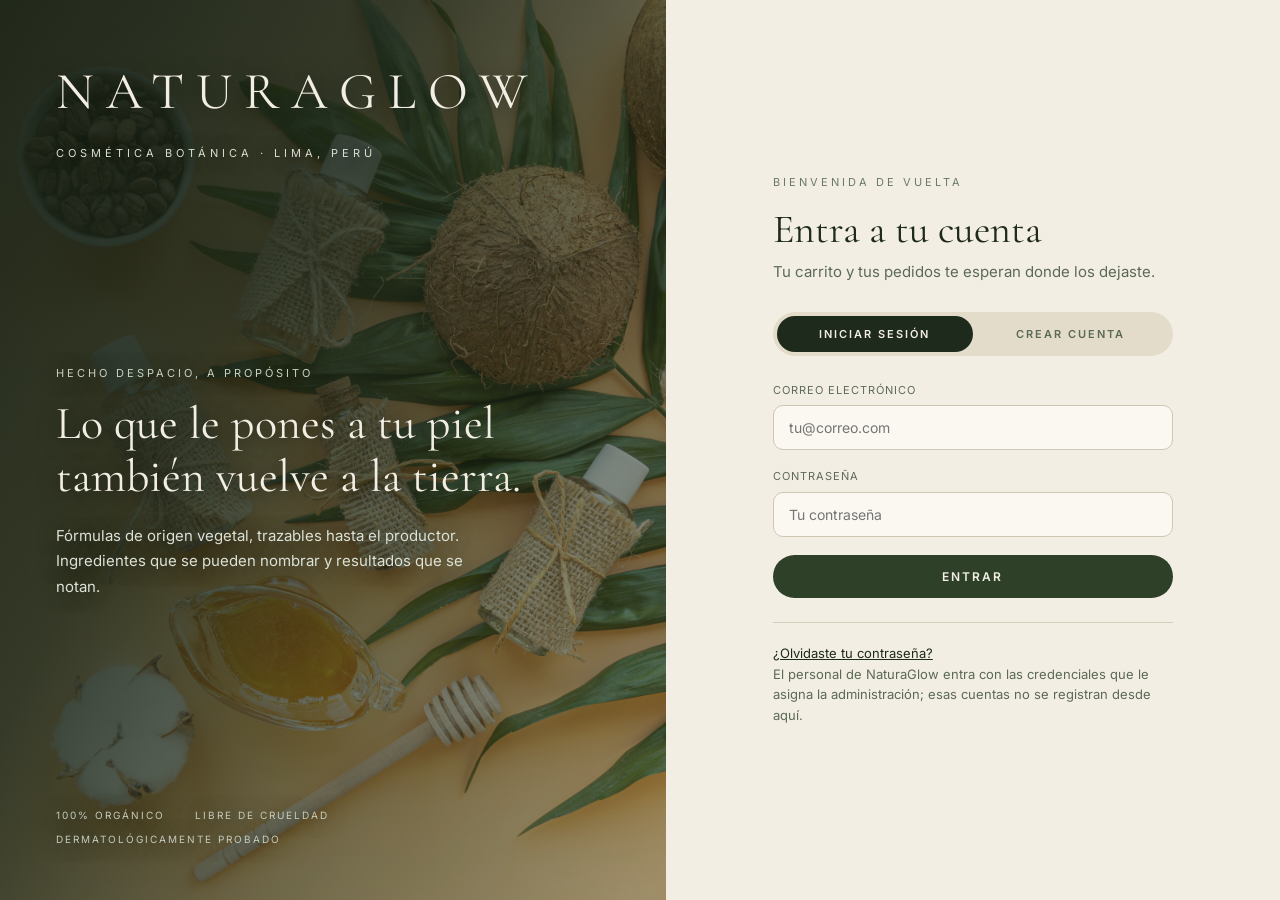
<file: index.html>
<!DOCTYPE html>
<html lang="es">
<head>
<meta charset="utf-8">
<meta name="viewport" content="width=device-width, initial-scale=1">
<title>NaturaGlow - Acceso</title>
<link href="https://fonts.googleapis.com/css2?family=Cormorant+Garamond:ital,wght@0,300;0,400;1,400&family=Inter:wght@400;500;600&display=swap" rel="stylesheet">
<link rel="stylesheet" href="css/estilos.css">
</head>
<body>

<div class="acceso">

  <!-- ===== Lado izquierdo: foto y marca ===== -->
  <div class="acceso-foto">
    <div class="acceso-velo"></div>

    <div class="acceso-texto">
      <div class="marca-grande">NaturaGlow</div>
      <div class="marca-sub">Cosmética botánica &middot; Lima, Perú</div>
    </div>

    <div class="acceso-texto acceso-frase">
      <span class="etiqueta">Hecho despacio, a propósito</span>
      <h2>Lo que le pones a tu piel<br>también vuelve a la tierra.</h2>
      <p>Fórmulas de origen vegetal, trazables hasta el productor.
         Ingredientes que se pueden nombrar y resultados que se notan.</p>
    </div>

    <div class="acceso-texto acceso-sellos">
      <span>100% Orgánico</span>
      <span>Libre de crueldad</span>
      <span>Dermatológicamente probado</span>
    </div>
  </div>

  <!-- ===== Lado derecho: formulario ===== -->
  <div class="acceso-forma">
    <div class="caja-forma">

      <span class="etiqueta-oscura">Bienvenida de vuelta</span>
      <h1 id="titulo">Entra a tu cuenta</h1>
      <p class="intro" id="subtitulo">Tu carrito y tus pedidos te esperan donde los dejaste.</p>

      <div class="pestanas">
        <button class="pestana pestana-activa" id="tab-entrar">Iniciar sesión</button>
        <button class="pestana" id="tab-crear">Crear cuenta</button>
      </div>

      <div class="aviso" id="aviso"></div>

      <!-- Formulario de entrada -->
      <form id="forma-entrar">
        <div class="campo">
          <label for="e-correo">Correo electrónico</label>
          <input type="email" id="e-correo" placeholder="tu@correo.com">
        </div>
        <div class="campo">
          <label for="e-clave">Contraseña</label>
          <input type="password" id="e-clave" placeholder="Tu contraseña">
        </div>
        <button type="submit" class="boton boton-verde boton-ancho">Entrar</button>
      </form>

      <!-- Formulario de registro -->
      <form id="forma-crear" class="oculto">
        <div class="campo-doble">
          <div class="campo">
            <label for="c-nombre">Nombre</label>
            <input type="text" id="c-nombre" placeholder="Ana">
          </div>
          <div class="campo">
            <label for="c-apellido">Apellido</label>
            <input type="text" id="c-apellido" placeholder="Torres">
          </div>
        </div>
        <div class="campo">
          <label for="c-correo">Correo electrónico</label>
          <input type="email" id="c-correo" placeholder="tu@correo.com">
        </div>
        <div class="campo">
          <label for="c-clave">Contraseña</label>
          <input type="password" id="c-clave" placeholder="Mínimo 6 caracteres">
        </div>
        <button type="submit" class="boton boton-verde boton-ancho">Crear mi cuenta</button>
      </form>

      <div class="pie-forma">
        <a href="#" class="enlace-suave">¿Olvidaste tu contraseña?</a><br>
        El personal de NaturaGlow entra con las credenciales que le asigna la
        administración; esas cuentas no se registran desde aquí.
      </div>

    </div>
  </div>

</div>

<script src="js/datos.js"></script>
<script src="js/sesion.js"></script>
<script>
// ===== Cambio de pestana =====
var tabEntrar = document.getElementById("tab-entrar");
var tabCrear  = document.getElementById("tab-crear");
var fEntrar   = document.getElementById("forma-entrar");
var fCrear    = document.getElementById("forma-crear");
var aviso     = document.getElementById("aviso");
var titulo    = document.getElementById("titulo");
var subtitulo = document.getElementById("subtitulo");

function mostrarAviso(texto) {
  aviso.innerHTML = texto;
  aviso.className = "aviso aviso-visible";
}

function limpiarAviso() {
  aviso.className = "aviso";
}

function verPestana(cual) {
  if (cual === "entrar") {
    tabEntrar.className = "pestana pestana-activa";
    tabCrear.className  = "pestana";
    fEntrar.className   = "";
    fCrear.className    = "oculto";
    titulo.innerHTML    = "Entra a tu cuenta";
    subtitulo.innerHTML = "Tu carrito y tus pedidos te esperan donde los dejaste.";
  } else {
    tabEntrar.className = "pestana";
    tabCrear.className  = "pestana pestana-activa";
    fEntrar.className   = "oculto";
    fCrear.className    = "";
    titulo.innerHTML    = "Crea tu cuenta";
    subtitulo.innerHTML = "Toma un minuto. Después compras en dos toques.";
  }
  limpiarAviso();
}

tabEntrar.onclick = function () { verPestana("entrar"); };
tabCrear.onclick  = function () { verPestana("crear"); };

// ===== Entrar =====
fEntrar.onsubmit = async function (evento) {
  evento.preventDefault();
  limpiarAviso();

  var boton = fEntrar.querySelector("button");
  boton.disabled = true;
  boton.innerHTML = "Entrando...";

  var correo = document.getElementById("e-correo").value;
  var clave  = document.getElementById("e-clave").value;
  var r = await Sesion.entrar(correo, clave);     // viaja a la VM

  boton.disabled = false;
  boton.innerHTML = "Iniciar sesión";

  if (r.ok === false) {
    mostrarAviso(r.error);
  } else {
    window.location.href = Sesion.destino(r.sesion.rol);
  }
};

// ===== Crear cuenta =====
fCrear.onsubmit = async function (evento) {
  evento.preventDefault();
  limpiarAviso();

  var boton = fCrear.querySelector("button");
  boton.disabled = true;
  boton.innerHTML = "Creando...";

  var r = await Sesion.registrar({
    nombre:   document.getElementById("c-nombre").value,
    apellido: document.getElementById("c-apellido").value,
    correo:   document.getElementById("c-correo").value,
    clave:    document.getElementById("c-clave").value
  });

  boton.disabled = false;
  boton.innerHTML = "Crear cuenta";

  if (r.ok === false) {
    mostrarAviso(r.error);
  } else {
    window.location.href = Sesion.destino(r.sesion.rol);
  }
};
</script>
</body>
</html>
</file>
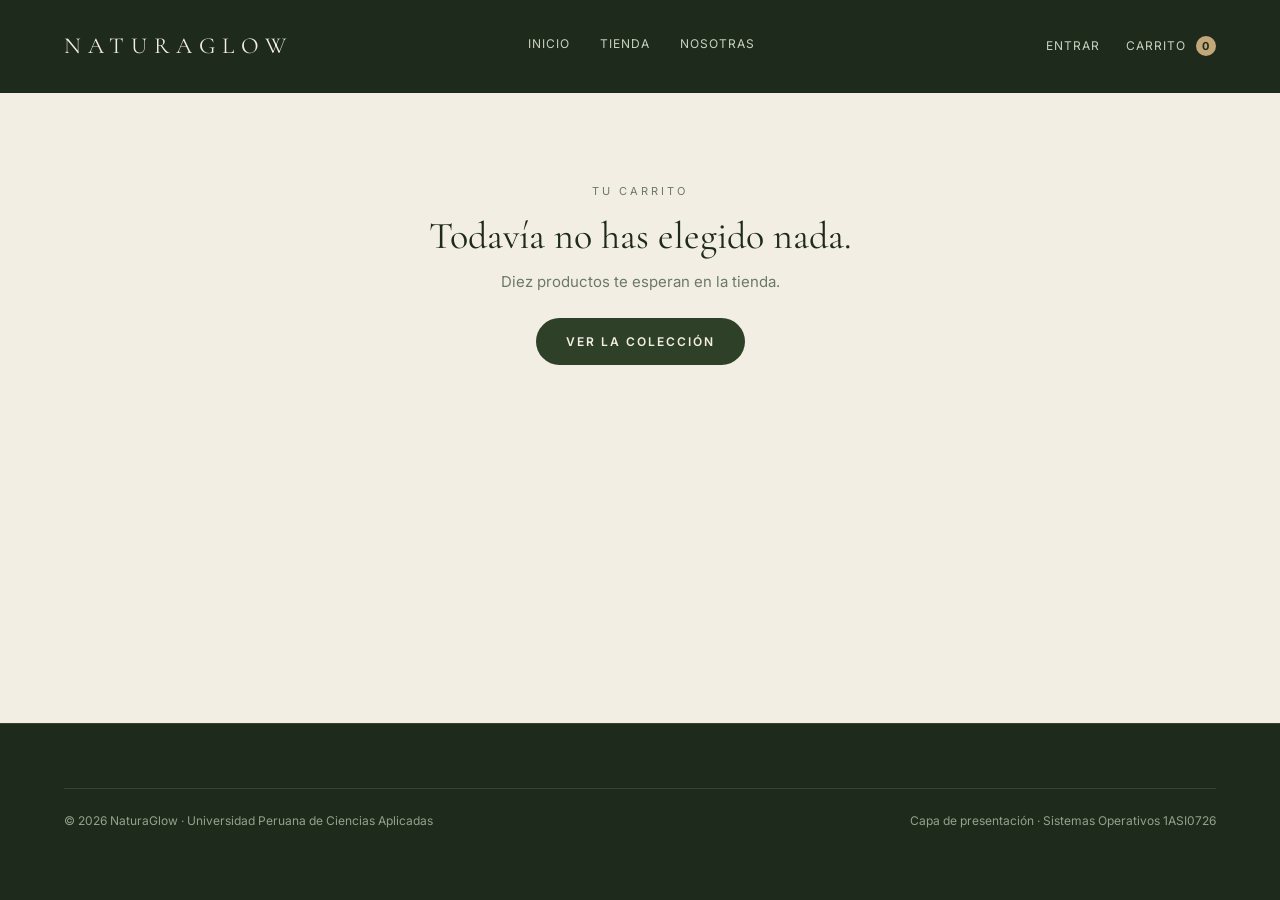
<file: carrito.html>
<!DOCTYPE html>
<html lang="es">
<head>
<meta charset="utf-8">
<meta name="viewport" content="width=device-width, initial-scale=1">
<title>NaturaGlow - Carrito</title>
<link href="https://fonts.googleapis.com/css2?family=Cormorant+Garamond:ital,wght@0,300;0,400;1,400&family=Inter:wght@400;500;600&display=swap" rel="stylesheet">
<link rel="stylesheet" href="css/estilos.css">
</head>
<body>

<!-- ===== Encabezado ===== -->
<div class="cabecera" id="cabecera">
  <div class="contenedor cabecera-fila">
    <a href="inicio.html" class="marca">NaturaGlow</a>
    <ul class="menu">
      <li><a href="inicio.html">Inicio</a></li>
      <li><a href="catalogo.html">Tienda</a></li>
      <li><a href="inicio.html#historia">Nosotras</a></li>
    </ul>
    <div class="menu-derecha">
      <a href="index.html" id="cuenta">Entrar</a>
      <a href="carrito.html" class="activo">Carrito <span class="contador" id="contador">0</span></a>
    </div>
  </div>
</div>

<!-- ===== Carrito ===== -->
<div class="seccion-clara" style="min-height:70vh;">
  <div class="contenedor">
    <div id="zona-carrito"></div>
  </div>
</div>

<!-- ===== Pie ===== -->
<div class="pie">
  <div class="contenedor">
    <div class="pie-bajo">
      <span>&copy; 2026 NaturaGlow &middot; Universidad Peruana de Ciencias Aplicadas</span>
      <span>Capa de presentación &middot; Sistemas Operativos 1ASI0726</span>
    </div>
  </div>
</div>

<div class="brindis" id="brindis"></div>

<script src="js/datos.js"></script>
<script src="js/sesion.js"></script>
<script src="js/tienda.js"></script>
<script>
var ENVIO = 12.00;   // costo fijo de envío en soles

// Cambia la cantidad de una linea y vuelve a dibujar
function masUno(id) {
  var lista = leerCarrito();
  for (var i = 0; i < lista.length; i++) {
    if (lista[i].id === id) {
      cambiarCantidad(id, lista[i].cantidad + 1);
    }
  }
  pintarCarrito();
}

function menosUno(id) {
  var lista = leerCarrito();
  for (var i = 0; i < lista.length; i++) {
    if (lista[i].id === id) {
      cambiarCantidad(id, lista[i].cantidad - 1);
    }
  }
  pintarCarrito();
}

function quitar(id) {
  quitarDelCarrito(id);
  avisar("Producto retirado del carrito");
  pintarCarrito();
}

// Dibuja todo el carrito
function pintarCarrito() {
  var lista = leerCarrito();
  var zona = document.getElementById("zona-carrito");

  // --- Carrito vacio ---
  if (lista.length === 0) {
    var vacio = "";
    vacio += '<div class="carrito-vacio">';
    vacio +=   '<span class="etiqueta-oscura">Tu carrito</span>';
    vacio +=   '<h2>Todavía no has elegido nada.</h2>';
    vacio +=   '<p>Diez productos te esperan en la tienda.</p>';
    vacio +=   '<a href="catalogo.html" class="boton boton-verde">Ver la colección</a>';
    vacio += '</div>';
    zona.innerHTML = vacio;
    return;
  }

  // --- Carrito con productos ---
  var html = "";
  html += '<div style="padding-top:50px">';
  html +=   '<span class="etiqueta-oscura">Tu carrito</span>';
  html +=   '<h2 style="font-size:44px">' + totalUnidades() + ' artículos</h2>';
  html += '</div>';

  html += '<div class="carrito-fila">';

  // Columna izquierda: las lineas
  html +=   '<div class="carrito-lista">';
  for (var i = 0; i < lista.length; i++) {
    var linea = lista[i];
    var subtotal = linea.precio * linea.cantidad;

    html += '<div class="carrito-linea">';
    html +=   '<div class="carrito-miniatura">' + htmlImagen(linea) + '</div>';
    html +=   '<div class="carrito-info">';
    html +=     '<h3>' + linea.nombre + '</h3>';
    html +=     '<p>S/ ' + linea.precio.toFixed(2) + ' por unidad</p>';
    html +=     '<button class="carrito-quitar" onclick="quitar(' + linea.id + ')">Quitar</button>';
    html +=   '</div>';
    html +=   '<div class="cantidad" style="margin:0">';
    html +=     '<button onclick="menosUno(' + linea.id + ')">-</button>';
    html +=     '<input type="text" value="' + linea.cantidad + '" readonly>';
    html +=     '<button onclick="masUno(' + linea.id + ')">+</button>';
    html +=   '</div>';
    html +=   '<div class="carrito-subtotal">S/ ' + subtotal.toFixed(2) + '</div>';
    html += '</div>';
  }
  html +=   '</div>';

  // Columna derecha: el resumen
  var subtotal = totalSoles();
  var total = subtotal + ENVIO;

  html +=   '<div class="resumen">';
  html +=     '<h3>Resumen</h3>';
  html +=     '<div class="resumen-linea"><span>Subtotal</span><span>S/ ' + subtotal.toFixed(2) + '</span></div>';
  html +=     '<div class="resumen-linea"><span>Envío a Lima</span><span>S/ ' + ENVIO.toFixed(2) + '</span></div>';
  html +=     '<div class="resumen-linea"><span>IGV incluido</span><span>-</span></div>';
  html +=     '<div class="resumen-total"><span>Total</span><span>S/ ' + total.toFixed(2) + '</span></div>';
  html +=     '<a href="pago.html" class="boton boton-verde boton-ancho">Ir a pagar</a>';
  html +=     '<a href="catalogo.html" class="boton boton-ancho" style="margin-top:10px; color:#3A4A34">Seguir comprando</a>';
  html +=   '</div>';

  html += '</div>';

  zona.innerHTML = html;
}

window.onload = function () {
  pintarContador();
  salidaSuave();
  pintarSesion();
  vigilarCabecera();
  pintarCarrito();
};
</script>
</body>
</html>
</file>
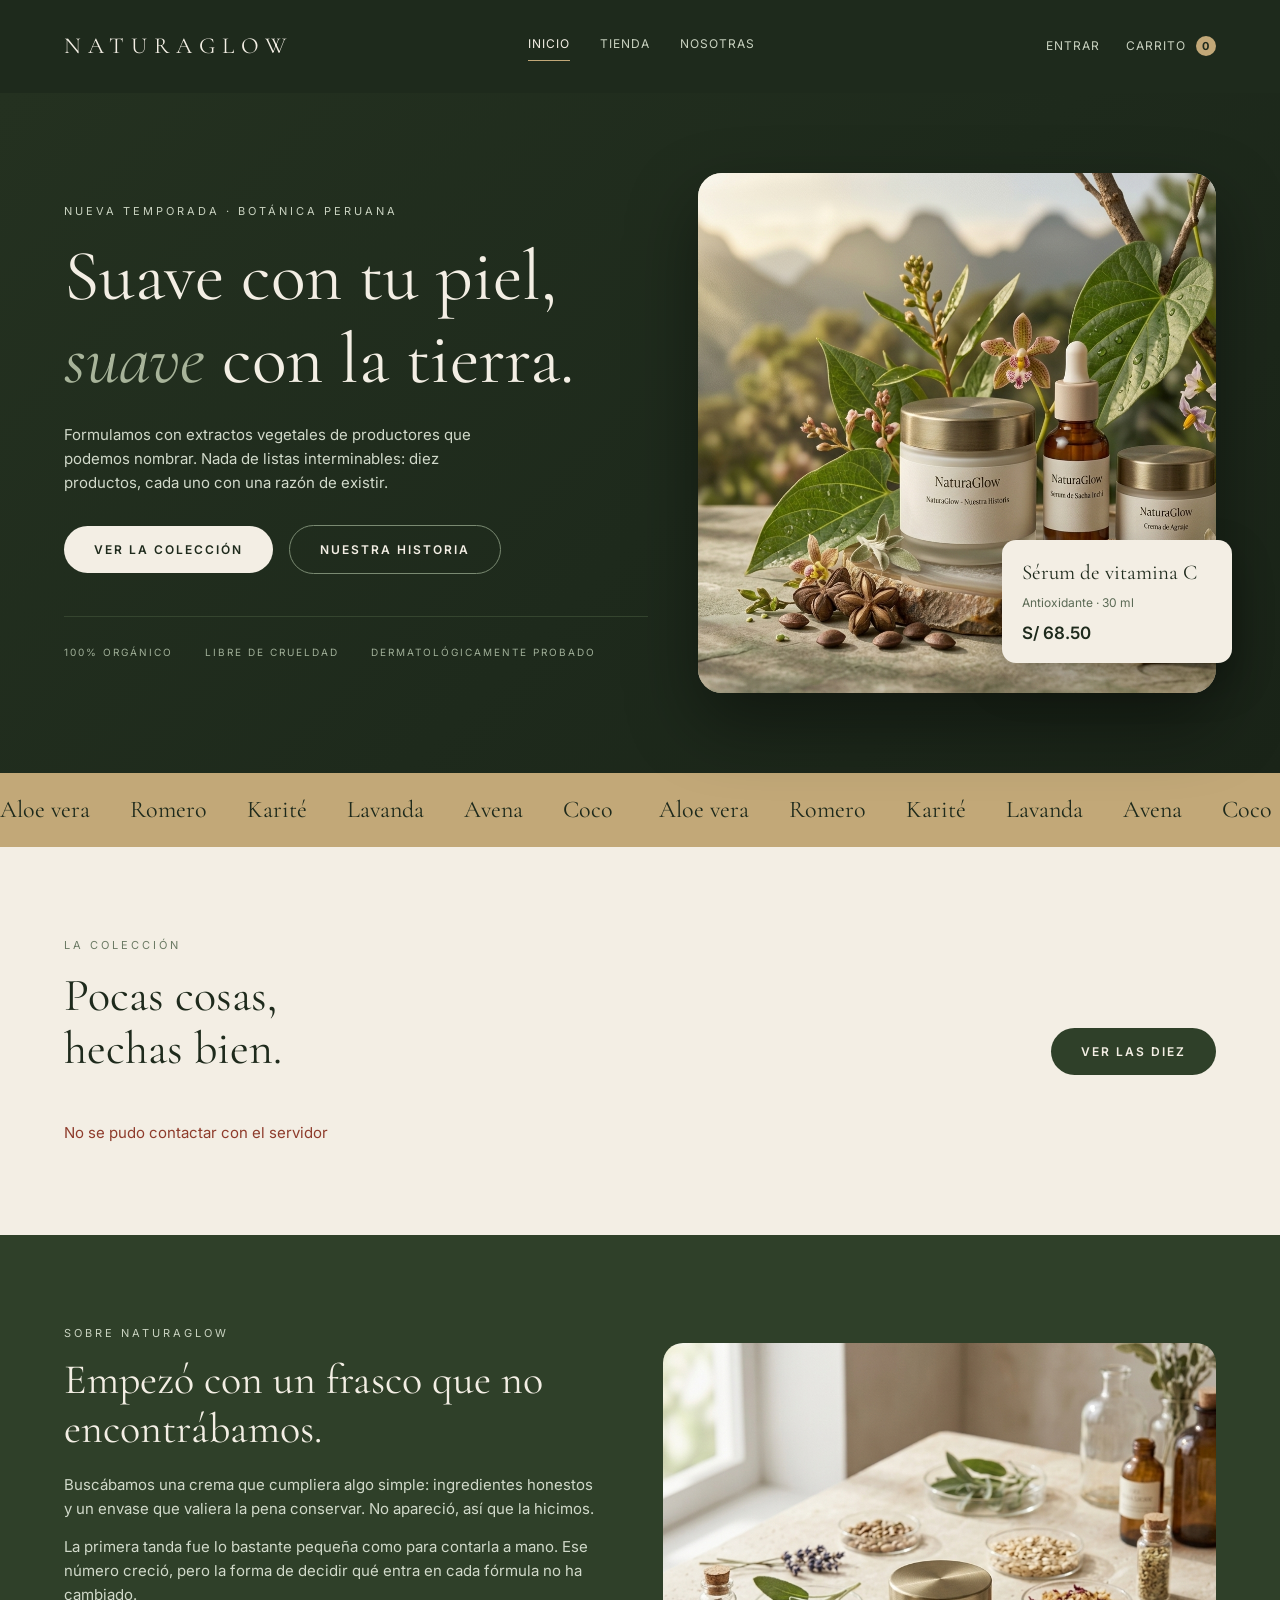
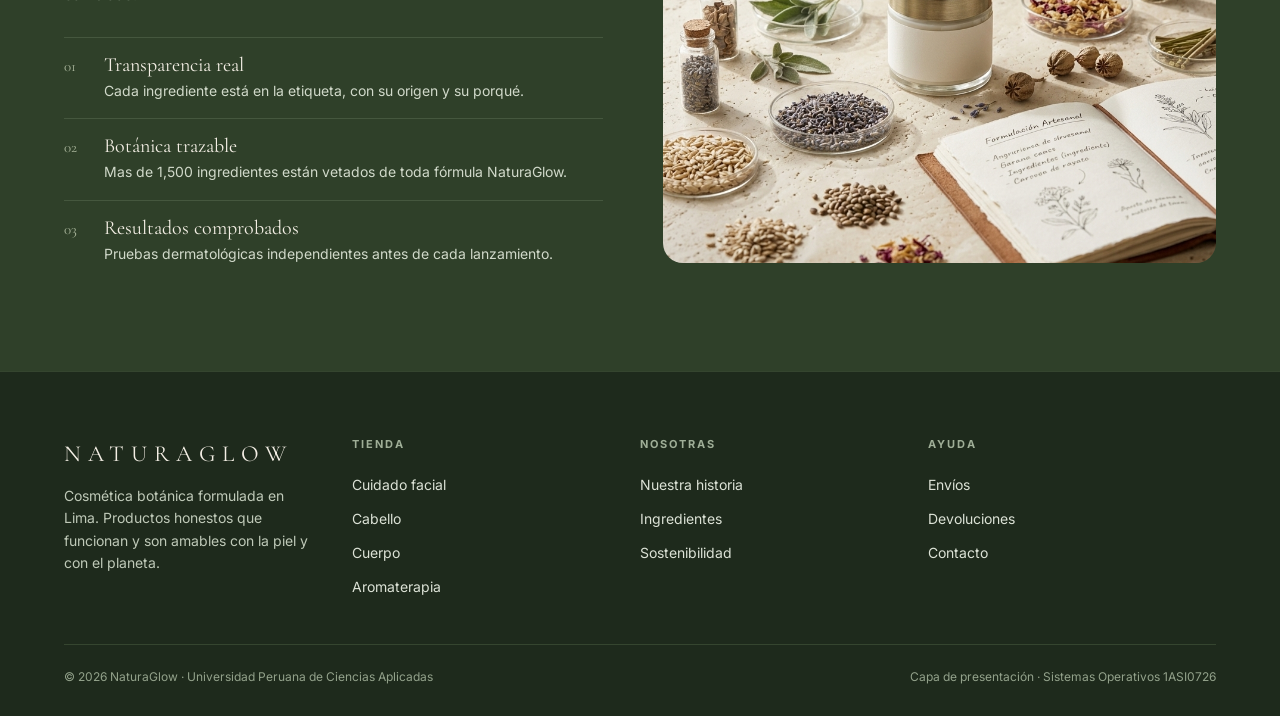
<file: inicio.html>
<!DOCTYPE html>
<html lang="es">
<head>
<meta charset="utf-8">
<meta name="viewport" content="width=device-width, initial-scale=1">
<title>NaturaGlow - Cosmetica botanica</title>
<link href="https://fonts.googleapis.com/css2?family=Cormorant+Garamond:ital,wght@0,300;0,400;1,400&family=Inter:wght@400;500;600&display=swap" rel="stylesheet">
<link rel="stylesheet" href="css/estilos.css">
</head>
<body>

<!-- ===== Encabezado ===== -->
<div class="cabecera" id="cabecera">
  <div class="contenedor cabecera-fila">
    <a href="inicio.html" class="marca">NaturaGlow</a>
    <ul class="menu">
      <li><a href="inicio.html" class="activo">Inicio</a></li>
      <li><a href="catalogo.html">Tienda</a></li>
      <li><a href="#historia">Nosotras</a></li>
    </ul>
    <div class="menu-derecha">
      <a href="index.html" id="cuenta">Entrar</a>
      <a href="carrito.html">Carrito <span class="contador" id="contador">0</span></a>
    </div>
  </div>
</div>

<!-- ===== Heroe ===== -->
<div class="heroe">
  <div class="contenedor heroe-fila">

    <div class="heroe-texto">
      <span class="etiqueta">Nueva temporada &middot; Botánica peruana</span>
      <h1>Suave con tu piel,<br><em>suave</em> con la tierra.</h1>
      <p>Formulamos con extractos vegetales de productores que podemos nombrar.
         Nada de listas interminables: diez productos, cada uno con una razón de existir.</p>
      <div class="heroe-botones">
        <a href="catalogo.html" class="boton boton-crema">Ver la colección</a>
        <a href="#historia" class="boton boton-borde">Nuestra historia</a>
      </div>
      <div class="heroe-sellos">
        <span>100% Orgánico</span>
        <span>Libre de crueldad</span>
        <span>Dermatológicamente probado</span>
      </div>
    </div>

    <div class="heroe-imagen">
      <div class="vitrina">
        <img src="img/heroe.jpg" alt="Sérum de vitamina C" class="foto"
             onerror="this.src='img/productos/generico.jpg'">
      </div>
      <div class="tarjeta-flotante">
        <div class="nombre">Sérum de vitamina C</div>
        <div class="detalle">Antioxidante &middot; 30 ml</div>
        <div class="precio">S/ 68.50</div>
      </div>
    </div>

  </div>
</div>

<!-- ===== Cinta ===== -->
<div class="cinta">
  <div class="cinta-pista">
    <span>Aloe vera</span><span>Romero</span><span>Karité</span><span>Lavanda</span><span>Avena</span><span>Coco</span>
    <span>Aloe vera</span><span>Romero</span><span>Karité</span><span>Lavanda</span><span>Avena</span><span>Coco</span>
  </div>
</div>

<!-- ===== Destacados ===== -->
<div class="seccion seccion-clara">
  <div class="contenedor">
    <div class="cabeza-seccion">
      <div>
        <span class="etiqueta-oscura">La colección</span>
        <h2>Pocas cosas,<br>hechas bien.</h2>
      </div>
      <a href="catalogo.html" class="boton boton-verde">Ver las diez</a>
    </div>
    <div class="rejilla" id="rejilla"></div>
  </div>
</div>

<!-- ===== Historia ===== -->
<div class="seccion seccion-verde" id="historia">
  <div class="contenedor dos-columnas">

    <div class="columna-texto">
      <span class="etiqueta">Sobre NaturaGlow</span>
      <h2>Empezó con un frasco que no encontrábamos.</h2>
      <p>Buscábamos una crema que cumpliera algo simple: ingredientes honestos y
         un envase que valiera la pena conservar. No apareció, así que la hicimos.</p>
      <p>La primera tanda fue lo bastante pequeña como para contarla a mano. Ese
         número creció, pero la forma de decidir qué entra en cada fórmula no ha cambiado.</p>

      <div style="margin-top:30px">
        <div class="valor">
          <span class="numero">01</span>
          <div>
            <h4>Transparencia real</h4>
            <p>Cada ingrediente está en la etiqueta, con su origen y su porqué.</p>
          </div>
        </div>
        <div class="valor">
          <span class="numero">02</span>
          <div>
            <h4>Botánica trazable</h4>
            <p>Mas de 1,500 ingredientes están vetados de toda fórmula NaturaGlow.</p>
          </div>
        </div>
        <div class="valor">
          <span class="numero">03</span>
          <div>
            <h4>Resultados comprobados</h4>
            <p>Pruebas dermatológicas independientes antes de cada lanzamiento.</p>
          </div>
        </div>
      </div>
    </div>

    <div class="columna-imagen">
      <div class="imagen-marca">
        <img src="img/historia.jpg" alt="Ingredientes botánicos de NaturaGlow" class="foto"
             onerror="this.src='img/productos/generico.jpg'">
      </div>
    </div>

  </div>
</div>

<!-- ===== Pie ===== -->
<div class="pie">
  <div class="contenedor">
    <div class="pie-fila">
      <div class="pie-columna">
        <div class="marca">NaturaGlow</div>
        <p class="pie-sobre">Cosmética botánica formulada en Lima. Productos honestos
           que funcionan y son amables con la piel y con el planeta.</p>
      </div>
      <div class="pie-columna">
        <h5>Tienda</h5>
        <ul>
          <li><a href="catalogo.html">Cuidado facial</a></li>
          <li><a href="catalogo.html">Cabello</a></li>
          <li><a href="catalogo.html">Cuerpo</a></li>
          <li><a href="catalogo.html">Aromaterapia</a></li>
        </ul>
      </div>
      <div class="pie-columna">
        <h5>Nosotras</h5>
        <ul>
          <li><a href="#historia">Nuestra historia</a></li>
          <li><a href="#">Ingredientes</a></li>
          <li><a href="#">Sostenibilidad</a></li>
        </ul>
      </div>
      <div class="pie-columna">
        <h5>Ayuda</h5>
        <ul>
          <li><a href="#">Envíos</a></li>
          <li><a href="#">Devoluciones</a></li>
          <li><a href="#">Contacto</a></li>
        </ul>
      </div>
    </div>
    <div class="pie-bajo">
      <span>&copy; 2026 NaturaGlow &middot; Universidad Peruana de Ciencias Aplicadas</span>
      <span>Capa de presentación &middot; Sistemas Operativos 1ASI0726</span>
    </div>
  </div>
</div>

<div class="brindis" id="brindis"></div>

<script src="js/datos.js"></script>
<script src="js/sesion.js"></script>
<script src="js/tienda.js"></script>
<script>
window.onload = function () {
  pintarContador();
  salidaSuave();
  pintarSesion();
  vigilarCabecera();

  // Primeros cuatro productos
  API.productos().then(function (p) {
    PRODUCTOS = p;
    return API.categorias();
  }).then(function (c) {
    CATEGORIAS = c;
    var html = "";
    for (var i = 0; i < 4; i++) {
      html = html + htmlTarjeta(PRODUCTOS[i], CATEGORIAS);
    }
    document.getElementById("rejilla").innerHTML = html;
  }).catch(function (e) {
    document.getElementById("rejilla").innerHTML =
      '<p style="color:#8E3C2C">' + e.message + '</p>';
  });
};
</script>
</body>
</html>
</file>
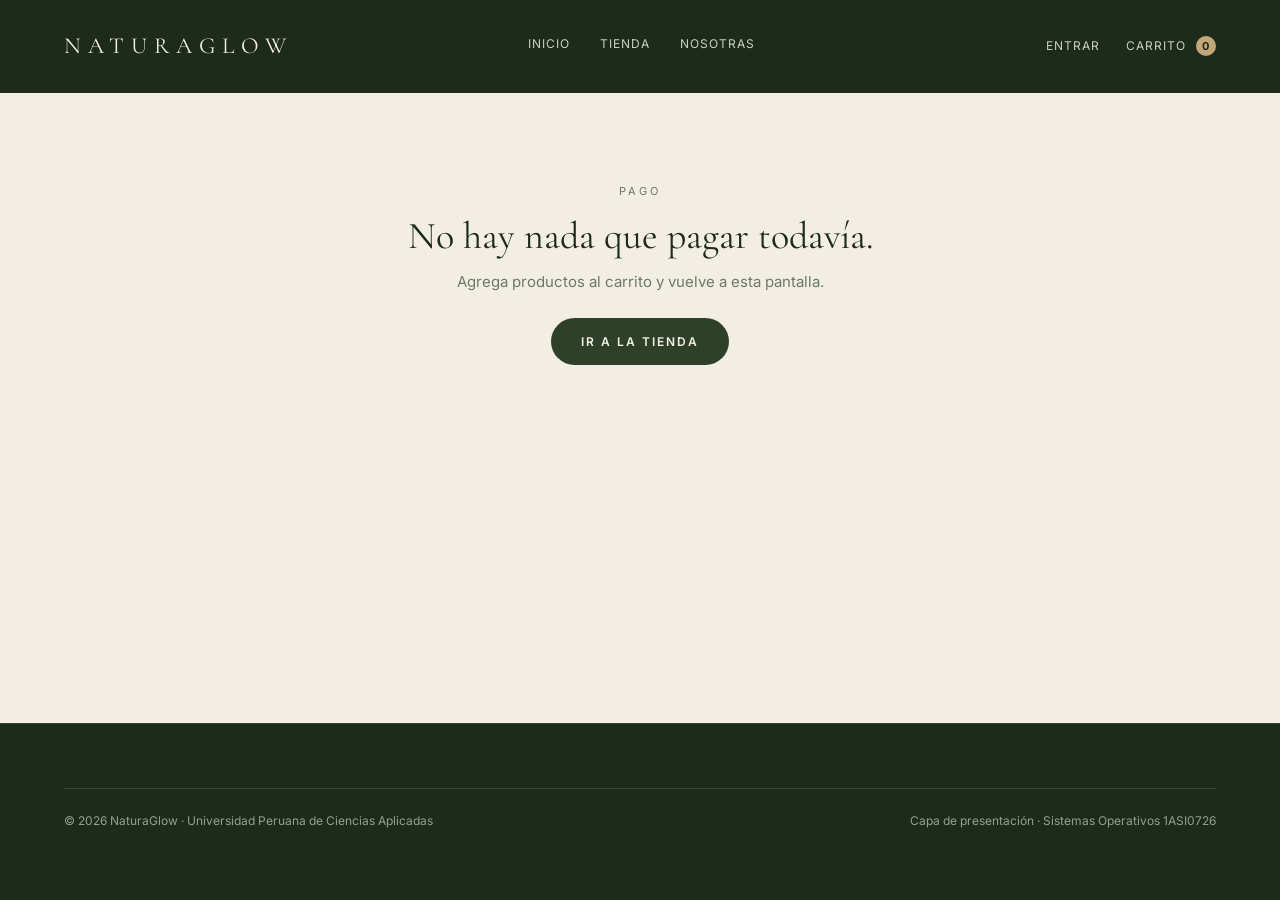
<file: pago.html>
<!DOCTYPE html>
<html lang="es">
<head>
<meta charset="utf-8">
<meta name="viewport" content="width=device-width, initial-scale=1">
<title>NaturaGlow - Pagar</title>
<link href="https://fonts.googleapis.com/css2?family=Cormorant+Garamond:ital,wght@0,300;0,400;1,400&family=Inter:wght@400;500;600&display=swap" rel="stylesheet">
<link rel="stylesheet" href="css/estilos.css">
</head>
<body>

<!-- ===== Encabezado ===== -->
<div class="cabecera" id="cabecera">
  <div class="contenedor cabecera-fila">
    <a href="inicio.html" class="marca">NaturaGlow</a>
    <ul class="menu">
      <li><a href="inicio.html">Inicio</a></li>
      <li><a href="catalogo.html">Tienda</a></li>
      <li><a href="inicio.html#historia">Nosotras</a></li>
    </ul>
    <div class="menu-derecha">
      <a href="index.html" id="cuenta">Entrar</a>
      <a href="carrito.html">Carrito <span class="contador" id="contador">0</span></a>
    </div>
  </div>
</div>

<!-- ===== Contenido ===== -->
<div class="seccion-clara" style="min-height:70vh">
  <div class="contenedor">
    <div id="zona-pago"></div>
  </div>
</div>

<!-- ===== Pantalla de "procesando el pago" ===== -->
<div class="procesando" id="procesando">
  <div class="rueda"></div>
  <h3 style="font-size:28px">Procesando el pago...</h3>
  <p style="margin-top:8px; color:#C3CCBC">Conectando con la pasarela. No cierres esta ventana.</p>
</div>

<!-- ===== Pie ===== -->
<div class="pie">
  <div class="contenedor">
    <div class="pie-bajo">
      <span>&copy; 2026 NaturaGlow &middot; Universidad Peruana de Ciencias Aplicadas</span>
      <span>Capa de presentación &middot; Sistemas Operativos 1ASI0726</span>
    </div>
  </div>
</div>

<div class="brindis" id="brindis"></div>

<script src="js/datos.js"></script>
<script src="js/sesion.js"></script>
<script src="js/tienda.js"></script>
<script>
var ENVIO = 12.00;


/* ====== 1. Dibujar el formulario y el resumen ====== */

function pintarPago() {
  var lista = leerCarrito();
  var zona  = document.getElementById("zona-pago");

  // Si no hay nada en el carrito no tiene sentido pagar
  if (lista.length === 0) {
    var vacio = "";
    vacio += '<div class="carrito-vacio">';
    vacio +=   '<span class="etiqueta-oscura">Pago</span>';
    vacio +=   '<h2>No hay nada que pagar todavía.</h2>';
    vacio +=   '<p>Agrega productos al carrito y vuelve a esta pantalla.</p>';
    vacio +=   '<a href="catalogo.html" class="boton boton-verde">Ir a la tienda</a>';
    vacio += '</div>';
    zona.innerHTML = vacio;
    return;
  }

  var html = "";
  html += '<div style="padding-top:50px">';
  html +=   '<span class="etiqueta-oscura">Último paso</span>';
  html +=   '<h2 style="font-size:44px">Finalizar la compra</h2>';
  html += '</div>';

  html += '<div class="pago-fila">';

  /* ---- Columna izquierda: los dos pasos del formulario ---- */
  html +=   '<div>';

  // Paso 1: datos de envio
  html +=     '<div class="paso">';
  html +=       '<div class="paso-titulo"><span class="paso-numero">1</span><h3>Datos de envío</h3></div>';
  html +=       '<div class="campos">';
  html +=         campo("nombre",    "Nombre y apellido", "text", "Ana Quispe", true);
  html +=         campo("correo",    "Correo",            "text", "ana@correo.com", false);
  html +=         campo("direccion", "Dirección",         "text", "Av. Primavera 123", true);
  html +=         campo("distrito",  "Distrito",          "text", "Surco", false);
  html +=         campo("telefono",  "Teléfono",          "text", "987 654 321", false);
  html +=       '</div>';
  html +=     '</div>';

  // Paso 2: como quiere pagar
  html +=     '<div class="paso" style="border-bottom:none">';
  html +=       '<div class="paso-titulo"><span class="paso-numero">2</span><h3>¿Cómo quieres pagar?</h3></div>';

  html +=       '<div class="metodos">';
  html +=         botonMetodo("tarjeta", "TC", "Tarjeta",  "Visa o Mastercard");
  html +=         botonMetodo("yape",    "Y",  "Yape",     "Escanea y confirma");
  html +=         botonMetodo("plin",    "P",  "Plin",     "Escanea y confirma");
  html +=       '</div>';

  // Aqui se dibuja el formulario del metodo elegido
  html +=       '<div id="panel-metodo"></div>';

  html +=     '</div>';

  html +=   '</div>';

  /* ---- Columna derecha: el resumen del pedido ---- */
  var subtotal = totalSoles();
  var total    = subtotal + ENVIO;

  html +=   '<div class="resumen">';
  html +=     '<h3>Tu pedido</h3>';

  for (var i = 0; i < lista.length; i++) {
    html +=   '<div class="resumen-mini">';
    html +=     '<div class="resumen-mini-img">' + htmlImagen(lista[i]) + '</div>';
    html +=     '<div class="resumen-mini-texto">' + lista[i].nombre;
    html +=       '<span>' + lista[i].cantidad + ' x S/ ' + lista[i].precio.toFixed(2) + '</span>';
    html +=     '</div>';
    html +=     '<div>S/ ' + (lista[i].precio * lista[i].cantidad).toFixed(2) + '</div>';
    html +=   '</div>';
  }

  html +=     '<div class="resumen-linea" style="margin-top:18px"><span>Subtotal</span><span>S/ ' + subtotal.toFixed(2) + '</span></div>';
  html +=     '<div class="resumen-linea"><span>Envío a Lima</span><span>S/ ' + ENVIO.toFixed(2) + '</span></div>';
  html +=     '<div class="resumen-total"><span>Total</span><span>S/ ' + total.toFixed(2) + '</span></div>';
  html +=     '<button class="boton boton-verde boton-ancho" onclick="pagar()">Pagar S/ ' + total.toFixed(2) + '</button>';
  html +=     '<a href="carrito.html" class="boton boton-ancho" style="margin-top:10px; color:#3A4A34">Volver al carrito</a>';
  html +=   '</div>';

  html += '</div>';

  zona.innerHTML = html;
  pintarMetodo();        // dibuja el formulario del metodo activo
}

/* Arma un campo del formulario. Asi no repetimos el mismo HTML 9 veces. */
function campo(id, etiqueta, tipo, ejemplo, ancho) {
  var clase = "campo";
  if (ancho === true) {
    clase = "campo campo-ancho";
  }
  var h = "";
  h += '<div class="' + clase + '" id="caja-' + id + '">';
  h +=   '<label for="' + id + '">' + etiqueta + '</label>';
  h +=   '<input type="' + tipo + '" id="' + id + '" placeholder="' + ejemplo + '">';
  h +=   '<span class="mensaje-error" id="error-' + id + '"></span>';
  h += '</div>';
  return h;
}


/* ====== 1b. Los tres metodos de pago ====== */

var METODO = "tarjeta";

function botonMetodo(clave, icono, nombre, pie) {
  var clase = "metodo";
  if (clave === METODO) {
    clase = "metodo metodo-activo";
  }
  var h = "";
  h += '<div class="' + clase + '" onclick="elegirMetodo(\'' + clave + '\')">';
  h +=   '<span class="metodo-icono">' + icono + '</span>';
  h +=   '<span class="metodo-nombre">' + nombre + '</span>';
  h +=   '<span class="metodo-pie">' + pie + '</span>';
  h += '</div>';
  return h;
}

function elegirMetodo(clave) {
  METODO = clave;
  PAGADO = false;          // al cambiar de metodo, vuelve a empezar

  // repintar los tres botones
  var botones = document.getElementsByClassName("metodos")[0];
  var h = "";
  h += botonMetodo("tarjeta", "TC", "Tarjeta",  "Visa o Mastercard");
  h += botonMetodo("yape",    "Y",  "Yape",     "Escanea y confirma");
  h += botonMetodo("plin",    "P",  "Plin",     "Escanea y confirma");
  botones.innerHTML = h;

  pintarMetodo();
}

/* Dibuja el formulario que corresponde al metodo elegido */
function pintarMetodo() {
  var caja = document.getElementById("panel-metodo");

  if (METODO === "tarjeta") {
    caja.innerHTML = htmlTarjetaForm();

    // enganchar lo que se escribe para ir llenando la tarjeta dibujada
    document.getElementById("numero").onkeyup  = alEscribirNumero;
    document.getElementById("titular").onkeyup = alEscribirTitular;
    document.getElementById("vence").onkeyup   = alEscribirVence;
    return;
  }

  // Yape y Plin comparten pantalla; solo cambia el nombre
  var nombre = "Yape";
  if (METODO === "plin") {
    nombre = "Plin";
  }
  caja.innerHTML = htmlBilletera(nombre);
}

/* ----- Formulario de tarjeta ----- */
function htmlTarjetaForm() {
  var h = "";

  // La tarjeta dibujada, que se va llenando mientras se escribe
  h += '<div class="tarjeta-visual">';
  h +=   '<div class="tarjeta-chip"></div>';
  h +=   '<div class="tarjeta-numero" id="vista-numero">•••• •••• •••• ••••</div>';
  h +=   '<div class="tarjeta-pie">';
  h +=     '<div>Titular<strong id="vista-titular">NOMBRE APELLIDO</strong></div>';
  h +=     '<div>Vence<strong id="vista-vence">MM/AA</strong></div>';
  h +=   '</div>';
  h += '</div>';

  h += '<div class="campos">';
  h +=   campo("titular", "Nombre en la tarjeta", "text", "ANA QUISPE", true);
  h +=   campo("numero",  "Número de tarjeta",    "text", "4111 1111 1111 1111", true);
  h +=   campo("vence",   "Vencimiento (MM/AA)",  "text", "09/29", false);
  h +=   campo("cvv",     "CVV",                  "text", "123", false);
  h += '</div>';

  h += '<p style="margin-top:12px; color:#6B7A64; font-size:12px">';
  h +=   'Tarjeta de prueba: 4111 1111 1111 1111';
  h += '</p>';
  return h;
}

/* ----- Pantalla de Yape / Plin ----- */

var PAGADO = false;        // se pone en true cuando confirma que ya pago

function htmlBilletera(nombre) {
  var total = totalSoles() + ENVIO;

  // La imagen del QR: una por aplicacion
  var archivo = "img/qr-yape.jpg";
  if (METODO === "plin") {
    archivo = "img/qr-plin.jpg";
  }

  var h = "";
  h += '<div class="billetera">';
  h +=   '<div class="qr">';
  h +=     '<img src="' + archivo + '" alt="Código QR de ' + nombre + '" class="foto">';
  h +=   '</div>';
  h +=   '<div class="billetera-datos">';
  h +=     '<h4>Paga con ' + nombre + '</h4>';
  h +=     '<p>Abre tu aplicación, escanea el código<br>o busca el número:</p>';
  h +=     '<div class="billetera-numero">941 252 892</div>';
  h +=     '<div class="billetera-monto">Monto a pagar: <strong>S/ ' + total.toFixed(2) + '</strong></div>';
  h +=   '</div>';
  h += '</div>';

  // Debajo: el boton para confirmar que ya pago
  h += '<div id="zona-confirmo">' + htmlConfirmo() + '</div>';
  return h;
}

/* Cambia segun si ya confirmo el pago o no */
function htmlConfirmo() {
  if (PAGADO === true) {
    var h = "";
    h += '<div class="confirmo confirmo-listo" id="caja-pagado">';
    h +=   '<span class="confirmo-palomita">&#10003;</span>';
    h +=   '<div>';
    h +=     '<strong>Pago realizado</strong>';
    h +=     '<span>Ya puedes finalizar tu pedido con el botón de la derecha.</span>';
    h +=   '</div>';
    h +=   '<button class="boton-mini" onclick="deshacerPago()">Deshacer</button>';
    h += '</div>';
    return h;
  }

  var h = "";
  h += '<div class="confirmo" id="caja-pagado">';
  h +=   '<div>';
  h +=     '<strong>¿Ya hiciste el pago?</strong>';
  h +=     '<span>Cuando tu aplicación muestre la constancia, confírmalo aquí.</span>';
  h +=   '</div>';
  h +=   '<button class="boton boton-verde" onclick="marcarPagado()">Sí, ya pagué</button>';
  h += '</div>';
  h += '<span class="mensaje-error" id="error-pagado"></span>';
  return h;
}

function marcarPagado() {
  PAGADO = true;
  document.getElementById("zona-confirmo").innerHTML = htmlConfirmo();
  avisar("Pago confirmado");
}

function deshacerPago() {
  PAGADO = false;
  document.getElementById("zona-confirmo").innerHTML = htmlConfirmo();
}


/* ====== 2. Dar formato mientras se escribe ====== */

// 4111111111111111  ->  4111 1111 1111 1111
function alEscribirNumero() {
  var caja  = document.getElementById("numero");
  var solo  = caja.value.replace(/[^0-9]/g, "");
  if (solo.length > 16) {
    solo = solo.substring(0, 16);
  }

  var conEspacios = "";
  for (var i = 0; i < solo.length; i++) {
    if (i > 0 && i % 4 === 0) {
      conEspacios = conEspacios + " ";
    }
    conEspacios = conEspacios + solo.charAt(i);
  }
  caja.value = conEspacios;

  // Completar con puntitos lo que falta en la tarjeta dibujada
  var vista = conEspacios;
  while (vista.replace(/ /g, "").length < 16) {
    vista = vista + "•";
    if (vista.replace(/ /g, "").length % 4 === 0 && vista.replace(/ /g, "").length < 16) {
      vista = vista + " ";
    }
  }
  document.getElementById("vista-numero").innerHTML = vista;
}

function alEscribirTitular() {
  var valor = document.getElementById("titular").value.toUpperCase();
  if (valor === "") {
    valor = "NOMBRE APELLIDO";
  }
  document.getElementById("vista-titular").innerHTML = valor;
}

// 0929 -> 09/29
function alEscribirVence() {
  var caja = document.getElementById("vence");
  var solo = caja.value.replace(/[^0-9]/g, "");
  if (solo.length > 4) {
    solo = solo.substring(0, 4);
  }
  if (solo.length > 2) {
    caja.value = solo.substring(0, 2) + "/" + solo.substring(2);
  } else {
    caja.value = solo;
  }
  var vista = caja.value;
  if (vista === "") {
    vista = "MM/AA";
  }
  document.getElementById("vista-vence").innerHTML = vista;
}


/* ====== 3. Validar antes de cobrar ====== */

function marcarError(id, texto) {
  var caja = document.getElementById("caja-" + id);
  if (caja.className.indexOf("campo-error") === -1) {
    caja.className = caja.className + " campo-error";
  }
  document.getElementById("error-" + id).innerHTML = texto;
}

function limpiarErrores() {
  var ids = ["nombre", "correo", "direccion", "distrito", "telefono",
             "titular", "numero", "vence", "cvv"];

  for (var i = 0; i < ids.length; i++) {
    var caja = document.getElementById("caja-" + ids[i]);
    if (caja === null) {
      continue;          // ese campo no esta en pantalla ahora mismo
    }
    caja.className = caja.className.replace(" campo-error", "");
    document.getElementById("error-" + ids[i]).innerHTML = "";
  }

  // el recuadro de "ya pague" tiene su propio aviso
  var aviso = document.getElementById("error-pagado");
  if (aviso !== null) {
    aviso.innerHTML = "";
    aviso.className = "mensaje-error";
    document.getElementById("caja-pagado").className = "confirmo";
  }
}

/* Lee un campo aunque no exista en pantalla */
function valor(id) {
  var caja = document.getElementById(id);
  if (caja === null) {
    return "";
  }
  return caja.value;
}


/* --- Paso 1: siempre se validan los datos de envio --- */
function validarEnvio() {
  var bien = true;

  if (valor("nombre").trim().length < 3) {
    marcarError("nombre", "Escribe tu nombre completo.");
    bien = false;
  }

  var correo = valor("correo").trim();
  if (correo.indexOf("@") === -1 || correo.indexOf(".") === -1) {
    marcarError("correo", "El correo no parece válido.");
    bien = false;
  }

  if (valor("direccion").trim().length < 5) {
    marcarError("direccion", "Falta la dirección de entrega.");
    bien = false;
  }

  if (valor("distrito").trim() === "") {
    marcarError("distrito", "Indica el distrito.");
    bien = false;
  }

  if (valor("telefono").replace(/[^0-9]/g, "").length !== 9) {
    marcarError("telefono", "El teléfono debe tener 9 dígitos.");
    bien = false;
  }

  return bien;
}


/* --- Paso 2a: si eligio tarjeta --- */
function validarTarjeta() {
  var bien = true;

  if (valor("titular").trim().length < 3) {
    marcarError("titular", "Escribe el nombre que aparece en la tarjeta.");
    bien = false;
  }

  var numero = valor("numero").replace(/ /g, "");
  if (numero.length !== 16) {
    marcarError("numero", "La tarjeta debe tener 16 dígitos.");
    bien = false;
  } else if (luhn(numero) === false) {
    marcarError("numero", "Ese número de tarjeta no es válido.");
    bien = false;
  }

  if (venceValido(valor("vence")) === false) {
    marcarError("vence", "Usa MM/AA y que no esté vencida.");
    bien = false;
  }

  if (valor("cvv").replace(/[^0-9]/g, "").length !== 3) {
    marcarError("cvv", "El CVV son 3 dígitos.");
    bien = false;
  }

  return bien;
}


/* --- Paso 2b: si eligio Yape o Plin --- */
function validarBilletera() {
  if (PAGADO === true) {
    return true;
  }

  // Marcamos en rojo el recuadro de la confirmacion
  var caja = document.getElementById("caja-pagado");
  if (caja !== null) {
    caja.className = "confirmo confirmo-falta";
  }
  var aviso = document.getElementById("error-pagado");
  if (aviso !== null) {
    aviso.innerHTML = "Confirma primero que ya realizaste el pago.";
    aviso.className = "mensaje-error mensaje-error-visible";
  }

  return false;
}


/* Junta las dos partes segun el metodo elegido */
function validar() {
  limpiarErrores();

  var bien = validarEnvio();

  if (METODO === "tarjeta") {
    if (validarTarjeta() === false) {
      bien = false;
    }
  } else {
    if (validarBilletera() === false) {
      bien = false;
    }
  }

  return bien;
}

/* Algoritmo de Luhn: el mismo que usan los bancos para saber si un
   numero de tarjeta esta bien escrito. Se suman los digitos, doblando
   uno si y uno no de derecha a izquierda; el total debe ser multiplo de 10. */
function luhn(numero) {
  var suma = 0;
  var doblar = false;

  for (var i = numero.length - 1; i >= 0; i--) {
    var d = parseInt(numero.charAt(i), 10);

    if (doblar === true) {
      d = d * 2;
      if (d > 9) {
        d = d - 9;
      }
    }

    suma = suma + d;
    doblar = !doblar;
  }

  return (suma % 10) === 0;
}

function venceValido(texto) {
  if (texto.length !== 5) {
    return false;
  }
  var mes = parseInt(texto.substring(0, 2), 10);
  var anio = parseInt(texto.substring(3, 5), 10);

  if (mes < 1 || mes > 12) {
    return false;
  }

  var hoy = new Date();
  var anioHoy = hoy.getFullYear() - 2000;
  var mesHoy = hoy.getMonth() + 1;

  if (anio < anioHoy) {
    return false;
  }
  if (anio === anioHoy && mes < mesHoy) {
    return false;
  }
  return true;
}


/* ====== 4. Cobrar (simulado) ====== */

function pagar() {
  if (validar() === false) {
    avisar("Revisa los datos marcados en rojo");
    return;
  }

  // Mostramos la pantalla de "procesando" durante 2 segundos
  document.getElementById("procesando").className = "procesando procesando-visible";

  setTimeout(function () {
    document.getElementById("procesando").className = "procesando";
    confirmar();
  }, 2000);
}

function confirmar() {
  var total  = totalSoles() + ENVIO;
  var pedido = numeroDePedido();
  var correo = valor("correo").trim();

  // El texto cambia segun como pago
  var comoPago = "";
  if (METODO === "tarjeta") {
    var cuatro = valor("numero").replace(/ /g, "").substring(12, 16);
    comoPago = "a la tarjeta terminada en " + cuatro;
  } else if (METODO === "yape") {
    comoPago = "con Yape al 941 252 892";
  } else {
    comoPago = "con Plin al 941 252 892";
  }

  // El pedido se guarda para poder consultarlo despues
  guardarPedido(pedido, total, METODO);

  // El carrito se vacia porque la compra ya se hizo
  localStorage.removeItem("ng_carrito");
  pintarContador();

  var html = "";
  html += '<div class="confirmado">';
  html +=   '<div class="palomita">&#10003;</div>';
  html +=   '<span class="etiqueta-oscura">Pago aprobado</span>';
  html +=   '<h2 style="font-size:44px; margin:10px 0 14px 0">Gracias por tu compra.</h2>';
  html +=   '<p style="color:#4A5844; line-height:1.8">Cobramos S/ ' + total.toFixed(2) + ' ' + comoPago + '. ';
  html +=     'Enviamos la boleta a ' + correo + '.</p>';
  html +=   '<div class="numero-pedido">Pedido ' + pedido + '</div>';
  html +=   '<p style="color:#6B7A64; font-size:13px; margin-bottom:26px">Llega en 2 a 4 días hábiles.</p>';
  html +=   '<a href="catalogo.html" class="boton boton-verde">Seguir comprando</a>';
  html += '</div>';

  document.getElementById("zona-pago").innerHTML = html;
  window.scrollTo(0, 0);
}

/* NG-2026-0007 */
function numeroDePedido() {
  var pedidos = leerPedidos();
  var siguiente = pedidos.length + 1;
  var relleno = "" + siguiente;
  while (relleno.length < 4) {
    relleno = "0" + relleno;
  }
  return "NG-" + new Date().getFullYear() + "-" + relleno;
}

function leerPedidos() {
  var texto = localStorage.getItem("ng_pedidos");
  if (texto === null) {
    return [];
  }
  return JSON.parse(texto);
}

function guardarPedido(codigo, total, metodo) {
  var pedidos = leerPedidos();
  pedidos.push({
    codigo: codigo,
    total: total,
    metodo: metodo,
    fecha: new Date().toISOString(),
    lineas: leerCarrito()
  });
  localStorage.setItem("ng_pedidos", JSON.stringify(pedidos));
}


window.onload = function () {
  pintarContador();
  salidaSuave();
  pintarSesion();
  vigilarCabecera();
  pintarPago();
};
</script>
</body>
</html>
</file>
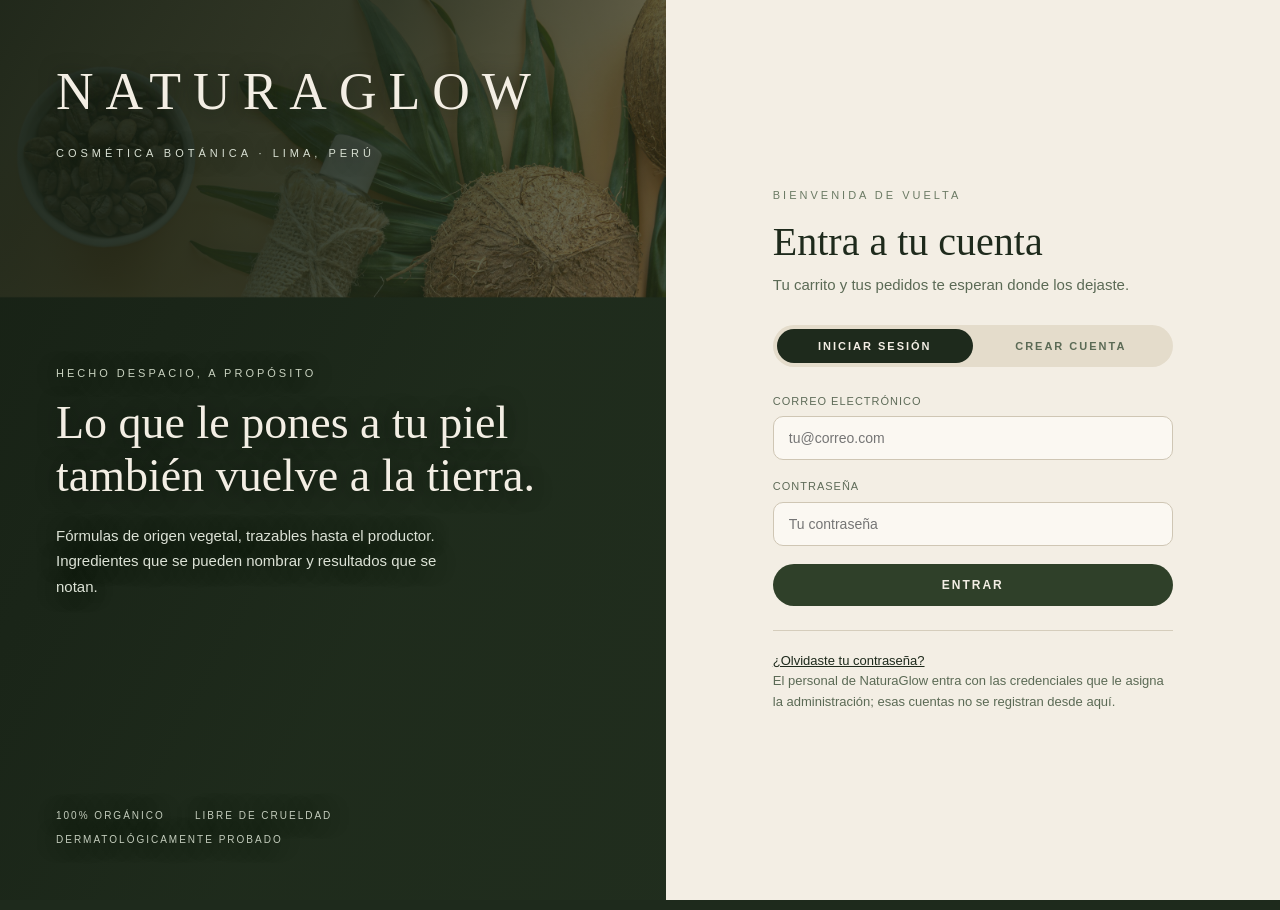
<file: panel.html>
<!DOCTYPE html>
<html lang="es">
<head>
<meta charset="utf-8">
<meta name="viewport" content="width=device-width, initial-scale=1">
<title>NaturaGlow - Panel</title>
<link href="https://fonts.googleapis.com/css2?family=Cormorant+Garamond:ital,wght@0,300;0,400;1,400&family=Inter:wght@400;500;600&display=swap" rel="stylesheet">
<link rel="stylesheet" href="css/estilos.css">
</head>
<body>

<!-- ===== Barra del panel (distinta a la de la tienda) ===== -->
<div class="panel-barra">
  <div class="contenedor panel-barra-fila">

    <div class="panel-quien">
      <div class="panel-inicial" id="inicial">?</div>
      <div>
        <div class="panel-nombre" id="nombre-personal">...</div>
        <div class="panel-rol" id="rol-personal">...</div>
      </div>
    </div>

    <div class="menu-derecha">
      <a href="inicio.html">Ver la tienda</a>
      <a href="#" onclick="cerrar(); return false;">Cerrar sesión</a>
    </div>

  </div>
</div>

<!-- ===== Contenido ===== -->
<div class="seccion-clara" style="min-height:80vh; padding-bottom:70px">
  <div class="contenedor">

    <div style="padding-top:40px">
      <span class="etiqueta-oscura">Gestión de productos</span>
      <h2 style="font-size:42px">Inventario de NaturaGlow</h2>
    </div>

    <!-- Las cuatro cifras de arriba -->
    <div class="tarjetas-dato" id="tarjetas-dato"></div>

    <!-- Botones de la tabla -->
    <div style="display:flex; justify-content:space-between; align-items:center; margin-bottom:18px">
      <div id="conteo-tabla" style="color:#6B7A64; font-size:13px"></div>
      <div>
        <button class="boton boton-verde" onclick="abrirNuevo()">Nuevo producto</button>
      </div>
    </div>

    <!-- La tabla -->
    <table class="tabla">
      <thead>
        <tr>
          <th></th>
          <th>Producto</th>
          <th>Categoría</th>
          <th>Precio</th>
          <th>Stock</th>
          <th>Orgánico</th>
          <th style="text-align:right">Acciones</th>
        </tr>
      </thead>
      <tbody id="cuerpo-tabla"></tbody>
    </table>

    <p style="margin-top:18px; color:#6B7A64; font-size:12px; line-height:1.7">
      Los cambios se guardan en el navegador y se ven de inmediato en el catálogo.
      Cuando la base de datos esté conectada, cada acción de esta tabla será un
      INSERT, UPDATE o DELETE sobre la tabla <strong>productos</strong> de naturaglow_db.
    </p>

  </div>
</div>

<!-- ===== Ventana del formulario (crear / editar) ===== -->
<div class="ventana" id="ventana">
  <div class="ventana-caja">
    <h3 id="titulo-ventana">Nuevo producto</h3>

    <div class="campos">
      <div class="campo campo-ancho" id="caja-f-nombre">
        <label for="f-nombre">Nombre</label>
        <input type="text" id="f-nombre" placeholder="Crema facial de aloe vera">
        <span class="mensaje-error" id="error-f-nombre"></span>
      </div>

      <div class="campo campo-ancho" id="caja-f-descripcion">
        <label for="f-descripcion">Descripción</label>
        <input type="text" id="f-descripcion" placeholder="Hidratación profunda">
        <span class="mensaje-error" id="error-f-descripcion"></span>
      </div>

      <div class="campo" id="caja-f-categoria">
        <label for="f-categoria">Categoría</label>
        <select id="f-categoria"></select>
        <span class="mensaje-error" id="error-f-categoria"></span>
      </div>

      <div class="campo" id="caja-f-envase">
        <label for="f-envase">Envase</label>
        <select id="f-envase">
          <option value="botella">Botella</option>
          <option value="gotero">Gotero</option>
          <option value="tarro">Tarro</option>
          <option value="tubo">Tubo</option>
          <option value="pastilla">Pastilla</option>
          <option value="difusor">Difusor</option>
        </select>
        <span class="mensaje-error" id="error-f-envase"></span>
      </div>

      <div class="campo" id="caja-f-precio">
        <label for="f-precio">Precio (S/)</label>
        <input type="text" id="f-precio" placeholder="45.90">
        <span class="mensaje-error" id="error-f-precio"></span>
      </div>

      <div class="campo" id="caja-f-stock">
        <label for="f-stock">Stock</label>
        <input type="text" id="f-stock" placeholder="30">
        <span class="mensaje-error" id="error-f-stock"></span>
      </div>

      <div class="campo" id="caja-f-organico">
        <label for="f-organico">¿Es orgánico?</label>
        <select id="f-organico">
          <option value="si">Sí</option>
          <option value="no">No</option>
        </select>
        <span class="mensaje-error" id="error-f-organico"></span>
      </div>

      <div class="campo" id="caja-f-insignia">
        <label for="f-insignia">Insignia (opcional)</label>
        <input type="text" id="f-insignia" placeholder="Nuevo">
        <span class="mensaje-error" id="error-f-insignia"></span>
      </div>

      <div class="campo campo-ancho" id="caja-f-imagen">
        <label for="f-imagen">Ruta de la foto</label>
        <input type="text" id="f-imagen" placeholder="img/productos/11.jpg">
        <span class="mensaje-error" id="error-f-imagen"></span>
      </div>
    </div>

    <div class="ventana-botones">
      <button class="boton" style="color:#3A4A34" onclick="cerrarVentana()">Cancelar</button>
      <button class="boton boton-verde" onclick="guardar()">Guardar</button>
    </div>
  </div>
</div>

<div class="brindis" id="brindis"></div>

<script src="js/datos.js"></script>
<script src="js/sesion.js"></script>
<script src="js/tienda.js"></script>
<script>
var EDITANDO = 0;   // 0 = estamos creando uno nuevo


/* ====== 1. Solo entra el personal ====== */

async function revisarPermiso() {
  // Le preguntamos AL SERVIDOR quien es. No basta con lo que diga
  // el navegador: ahi cualquiera puede escribir rol="admin".
  var s = await Sesion.verificar();

  if (s === null || (s.rol !== "admin" && s.rol !== "empleado")) {
    window.location.href = "index.html";
    return false;
  }

  document.getElementById("inicial").innerHTML        = s.nombre.charAt(0);
  document.getElementById("nombre-personal").innerHTML = s.nombre;
  document.getElementById("rol-personal").innerHTML    = s.rol;
  return true;
}

async function cerrar() {
  await Sesion.salir();
  window.location.href = "index.html";
}


/* ====== 2. Las cuatro cifras de arriba ====== */

function pintarDatos() {
  var totalProductos = PRODUCTOS.length;
  var totalStock = 0;
  var valor = 0;
  var agotados = 0;

  for (var i = 0; i < PRODUCTOS.length; i++) {
    totalStock = totalStock + PRODUCTOS[i].stock;
    valor = valor + (PRODUCTOS[i].precio * PRODUCTOS[i].stock);
    if (PRODUCTOS[i].stock === 0) {
      agotados = agotados + 1;
    }
  }

  var html = "";
  html += '<div class="dato"><span>Productos</span><strong>' + totalProductos + '</strong></div>';
  html += '<div class="dato"><span>Unidades en stock</span><strong>' + totalStock + '</strong></div>';
  html += '<div class="dato"><span>Valor del inventario</span><strong>S/ ' + valor.toFixed(0) + '</strong></div>';
  html += '<div class="dato"><span>Sin stock</span><strong>' + agotados + '</strong></div>';

  document.getElementById("tarjetas-dato").innerHTML = html;
}


/* ====== 3. La tabla ====== */

function pintarTabla() {
  var html = "";

  for (var i = 0; i < PRODUCTOS.length; i++) {
    var p = PRODUCTOS[i];

    // Color de la etiqueta de stock
    var clase = "stock-bien";
    if (p.stock === 0) {
      clase = "stock-cero";
    } else if (p.stock < 15) {
      clase = "stock-poco";
    }

    // El boton esta activo para los dos roles a proposito: si lo toca un
    // empleado, MySQL niega el DELETE y vemos el ERROR 1142 en pantalla.
    var botonBorrar = '<button class="boton-mini boton-mini-rojo" onclick="borrar('
                    + p.id + ')">Eliminar</button>';

    html += '<tr>';
    html +=   '<td><div class="mini-env">' + htmlImagen(p) + '</div></td>';
    html +=   '<td><strong>' + p.nombre + '</strong><br><span style="color:#6B7A64; font-size:12px">' + p.descripcion + '</span></td>';
    html +=   '<td>' + nombreCategoria(CATEGORIAS, p.categoria) + '</td>';
    html +=   '<td>S/ ' + p.precio.toFixed(2) + '</td>';
    html +=   '<td><span class="etiqueta-stock ' + clase + '">' + p.stock + '</span></td>';
    html +=   '<td>' + (p.organico ? 'Sí' : 'No') + '</td>';
    html +=   '<td style="text-align:right; white-space:nowrap">';
    html +=     '<button class="boton-mini" onclick="abrirEditar(' + p.id + ')">Editar</button>';
    html +=     botonBorrar;
    html +=   '</td>';
    html += '</tr>';
  }

  document.getElementById("cuerpo-tabla").innerHTML = html;
  document.getElementById("conteo-tabla").innerHTML = PRODUCTOS.length + " productos en la tabla";
}

/* Vuelve a leer y a dibujar todo */
function recargar() {
  API.productos().then(function (p) {
    PRODUCTOS = p;
    pintarDatos();
    pintarTabla();
  });
}


/* ====== 4. Abrir la ventana ====== */

function llenarCategorias() {
  var html = "";
  for (var i = 0; i < CATEGORIAS.length; i++) {
    html += '<option value="' + CATEGORIAS[i].id + '">' + CATEGORIAS[i].nombre + '</option>';
  }
  document.getElementById("f-categoria").innerHTML = html;
}

function abrirNuevo() {
  EDITANDO = 0;
  document.getElementById("titulo-ventana").innerHTML = "Nuevo producto";

  document.getElementById("f-nombre").value = "";
  document.getElementById("f-descripcion").value = "";
  document.getElementById("f-categoria").value = CATEGORIAS[0].id;
  document.getElementById("f-envase").value = "botella";
  document.getElementById("f-precio").value = "";
  document.getElementById("f-stock").value = "";
  document.getElementById("f-organico").value = "si";
  document.getElementById("f-insignia").value = "";
  document.getElementById("f-imagen").value = "";

  limpiarErrores();
  document.getElementById("ventana").className = "ventana ventana-visible";
}

function abrirEditar(id) {
  var p = buscarProducto(PRODUCTOS, id);
  if (p === null) {
    return;
  }

  EDITANDO = id;
  document.getElementById("titulo-ventana").innerHTML = "Editar producto";

  document.getElementById("f-nombre").value = p.nombre;
  document.getElementById("f-descripcion").value = p.descripcion;
  document.getElementById("f-categoria").value = p.categoria;
  document.getElementById("f-envase").value = p.envase;
  document.getElementById("f-precio").value = p.precio.toFixed(2);
  document.getElementById("f-stock").value = p.stock;
  document.getElementById("f-organico").value = (p.organico ? "si" : "no");
  document.getElementById("f-insignia").value = p.insignia;
  document.getElementById("f-imagen").value = p.imagen;

  limpiarErrores();
  document.getElementById("ventana").className = "ventana ventana-visible";
}

function cerrarVentana() {
  document.getElementById("ventana").className = "ventana";
}


/* ====== 5. Validar y guardar ====== */

var CAMPOS = ["f-nombre", "f-descripcion", "f-categoria", "f-envase",
              "f-precio", "f-stock", "f-organico", "f-insignia", "f-imagen"];

function limpiarErrores() {
  for (var i = 0; i < CAMPOS.length; i++) {
    var caja = document.getElementById("caja-" + CAMPOS[i]);
    caja.className = caja.className.replace(" campo-error", "");
    document.getElementById("error-" + CAMPOS[i]).innerHTML = "";
  }
}

function marcarError(id, texto) {
  var caja = document.getElementById("caja-" + id);
  if (caja.className.indexOf("campo-error") === -1) {
    caja.className = caja.className + " campo-error";
  }
  document.getElementById("error-" + id).innerHTML = texto;
}

function guardar() {
  limpiarErrores();
  var bien = true;

  var nombre = document.getElementById("f-nombre").value.trim();
  if (nombre.length < 4) {
    marcarError("f-nombre", "El nombre necesita al menos 4 letras.");
    bien = false;
  }

  var descripcion = document.getElementById("f-descripcion").value.trim();
  if (descripcion === "") {
    marcarError("f-descripcion", "Escribe una descripción corta.");
    bien = false;
  }

  var precio = parseFloat(document.getElementById("f-precio").value.replace(",", "."));
  if (isNaN(precio) || precio <= 0) {
    marcarError("f-precio", "El precio debe ser un número mayor que 0.");
    bien = false;
  }

  var stock = parseInt(document.getElementById("f-stock").value, 10);
  if (isNaN(stock) || stock < 0) {
    marcarError("f-stock", "El stock debe ser 0 o más.");
    bien = false;
  }

  if (bien === false) {
    return;
  }

  // Armamos el producto con la misma forma que tiene en la base
  var producto = {
    id: EDITANDO,
    categoria: parseInt(document.getElementById("f-categoria").value, 10),
    nombre: nombre,
    descripcion: descripcion,
    precio: precio,
    stock: stock,
    organico: (document.getElementById("f-organico").value === "si"),
    envase: document.getElementById("f-envase").value,
    insignia: document.getElementById("f-insignia").value.trim(),
    imagen: document.getElementById("f-imagen").value.trim()
  };

  // Si no pusieron foto, se usa la generica
  if (producto.imagen === "") {
    producto.imagen = "img/productos/generico.jpg";
  }

  var peticion;
  var mensaje;

  if (EDITANDO === 0) {
    peticion = API.crear(producto);          // INSERT INTO productos
    mensaje  = "Producto creado";
  } else {
    peticion = API.actualizar(producto);     // UPDATE productos
    mensaje  = "Cambios guardados";
  }

  peticion.then(function () {
    cerrarVentana();
    recargar();
    avisar(mensaje);
  }).catch(function (e) {
    avisar(e.message);      // aqui aparece lo que diga MySQL
  });
}


/* ====== 6. Eliminar ====== */

function borrar(id) {
  var p = buscarProducto(PRODUCTOS, id);
  if (p === null) {
    return;
  }

  if (confirm('¿Eliminar "' + p.nombre + '"? No se puede deshacer.') === false) {
    return;
  }

  // ----- DELETE -----
  // Si es empleado, MySQL responde ERROR 1142 y el catch lo muestra.
  API.eliminar(id).then(function () {
    recargar();
    avisar("Producto eliminado");
  }).catch(function (e) {
    avisar(e.message);
  });
}


window.onload = async function () {
  if (await revisarPermiso() === false) {
    return;
  }

  salidaSuave();

  API.categorias().then(function (c) {
    CATEGORIAS = c;
    llenarCategorias();
    recargar();
  });
};
</script>
</body>
</html>
</file>
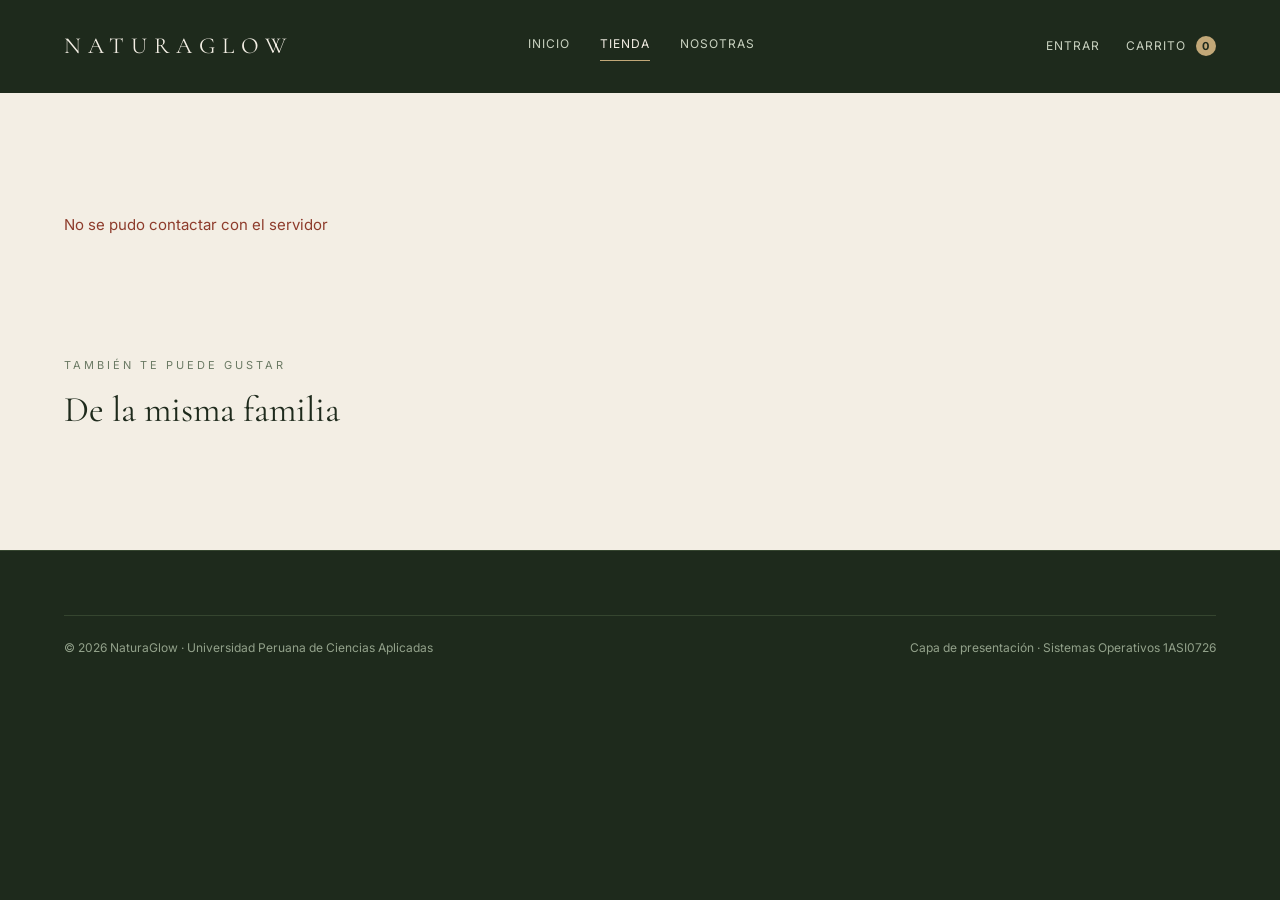
<file: producto.html>
<!DOCTYPE html>
<html lang="es">
<head>
<meta charset="utf-8">
<meta name="viewport" content="width=device-width, initial-scale=1">
<title>NaturaGlow - Producto</title>
<link href="https://fonts.googleapis.com/css2?family=Cormorant+Garamond:ital,wght@0,300;0,400;1,400&family=Inter:wght@400;500;600&display=swap" rel="stylesheet">
<link rel="stylesheet" href="css/estilos.css">
</head>
<body>

<!-- ===== Encabezado ===== -->
<div class="cabecera" id="cabecera">
  <div class="contenedor cabecera-fila">
    <a href="inicio.html" class="marca">NaturaGlow</a>
    <ul class="menu">
      <li><a href="inicio.html">Inicio</a></li>
      <li><a href="catalogo.html" class="activo">Tienda</a></li>
      <li><a href="inicio.html#historia">Nosotras</a></li>
    </ul>
    <div class="menu-derecha">
      <a href="index.html" id="cuenta">Entrar</a>
      <a href="carrito.html">Carrito <span class="contador" id="contador">0</span></a>
    </div>
  </div>
</div>

<!-- ===== Ficha del producto ===== -->
<div class="seccion-clara">
  <div class="contenedor">
    <div class="ficha" id="ficha"></div>
  </div>
</div>

<!-- ===== También te puede gustar ===== -->
<div class="seccion seccion-clara" style="padding-top:0;">
  <div class="contenedor">
    <span class="etiqueta-oscura">También te puede gustar</span>
    <h2 style="font-size:36px; margin-bottom:30px;">De la misma familia</h2>
    <div class="rejilla-3" id="relacionados"></div>
  </div>
</div>

<!-- ===== Pie ===== -->
<div class="pie">
  <div class="contenedor">
    <div class="pie-bajo">
      <span>&copy; 2026 NaturaGlow &middot; Universidad Peruana de Ciencias Aplicadas</span>
      <span>Capa de presentación &middot; Sistemas Operativos 1ASI0726</span>
    </div>
  </div>
</div>

<div class="brindis" id="brindis"></div>

<script src="js/datos.js"></script>
<script src="js/sesion.js"></script>
<script src="js/tienda.js"></script>
<script>
var productoActual = null;

// Sube o baja la cantidad
function subir() {
  var caja = document.getElementById("cantidad");
  caja.value = parseInt(caja.value) + 1;
}

function bajar() {
  var caja = document.getElementById("cantidad");
  if (parseInt(caja.value) > 1) {
    caja.value = parseInt(caja.value) - 1;
  }
}

// Anade al carrito la cantidad escrita
function anadir() {
  var cuantos = parseInt(document.getElementById("cantidad").value);
  agregarAlCarrito(productoActual, cuantos);
  avisar(cuantos + " x " + productoActual.nombre + " añadido al carrito");
}

// Dibuja la ficha
function pintarFicha(p) {
  var html = "";

  html += '<div class="ficha-imagen">' + htmlImagen(p) + '</div>';

  html += '<div class="ficha-datos">';
  html +=   '<span class="etiqueta-oscura">' + nombreCategoria(CATEGORIAS, p.categoria) + '</span>';
  html +=   '<h1>' + p.nombre + '</h1>';
  html +=   '<p class="ficha-descripcion">' + p.descripcion + '</p>';
  html +=   '<div class="ficha-precio">S/ ' + p.precio.toFixed(2) + '</div>';

  html +=   '<ul class="ficha-lista">';
  if (p.organico === true) {
    html +=   '<li>100% orgánico certificado</li>';
  }
  html +=     '<li>Libre de crueldad animal</li>';
  html +=     '<li>Dermatológicamente probado</li>';
  html +=     '<li>Envase de vidrio retornable</li>';
  html +=   '</ul>';

  html +=   '<div class="cantidad">';
  html +=     '<span>Cantidad</span>';
  html +=     '<button onclick="bajar()">-</button>';
  html +=     '<input type="text" id="cantidad" value="1" readonly>';
  html +=     '<button onclick="subir()">+</button>';
  html +=   '</div>';

  html +=   '<button class="boton boton-verde boton-ancho" onclick="anadir()">Añadir al carrito</button>';
  html +=   '<p class="stock-aviso">Quedan ' + p.stock + ' unidades en almacén.</p>';
  html += '</div>';

  document.getElementById("ficha").innerHTML = html;
}

// Dibuja tres productos de la misma categoria
function pintarRelacionados(p) {
  var html = "";
  var puestos = 0;

  for (var i = 0; i < PRODUCTOS.length; i++) {
    if (PRODUCTOS[i].categoria === p.categoria && PRODUCTOS[i].id !== p.id && puestos < 3) {
      html = html + htmlTarjeta(PRODUCTOS[i], CATEGORIAS);
      puestos = puestos + 1;
    }
  }

  // Si la categoria tiene pocos, completar con otros
  for (var j = 0; j < PRODUCTOS.length; j++) {
    if (puestos < 3 && PRODUCTOS[j].id !== p.id && PRODUCTOS[j].categoria !== p.categoria) {
      html = html + htmlTarjeta(PRODUCTOS[j], CATEGORIAS);
      puestos = puestos + 1;
    }
  }

  document.getElementById("relacionados").innerHTML = html;
}

window.onload = function () {
  pintarContador();
  salidaSuave();
  pintarSesion();
  vigilarCabecera();

  var id = parseInt(valorDeLaUrl("id"));
  if (!id) {
    id = 1;
  }

  API.productos().then(function (p) {
    PRODUCTOS = p;
    return API.categorias();
  }).then(function (c) {
    CATEGORIAS = c;
    productoActual = buscarProducto(PRODUCTOS, id);

    if (productoActual === null) {
      document.getElementById("ficha").innerHTML =
        '<p style="padding:60px 0">Ese producto no existe. <a href="catalogo.html" class="enlace-suave">Volver a la tienda</a></p>';
      return;
    }

    document.title = "NaturaGlow - " + productoActual.nombre;
    pintarFicha(productoActual);
    pintarRelacionados(productoActual);

  }).catch(function (e) {
    document.getElementById("ficha").innerHTML =
      '<p style="padding:60px 0; color:#8E3C2C">' + e.message + '</p>';
  });
};
</script>
</body>
</html>
</file>
<file: css/estilos.css>
/* ===========================================================
   NaturaGlow - Hoja de estilos
   HTML y CSS basico: colores escritos directamente,
   flexbox y grid simples. Sin variables ni trucos modernos.

   COLORES DE LA MARCA
     verde oscuro .... #1E2A1C
     verde ........... #2F4029
     crema ........... #F3EEE4
     arena ........... #E4DCCB
     salvia .......... #A8B49A
     dorado .......... #C2A878
   =========================================================== */


/* ---------- 1. Base ---------- */

/* Al tocar un enlace con # la pagina baja deslizandose, no de un salto */
html {
  scroll-behavior: smooth;
}

* {
  margin: 0;
  padding: 0;
  box-sizing: border-box;
}

body {
  font-family: "Inter", Arial, Helvetica, sans-serif;
  font-size: 15px;
  line-height: 1.6;
  color: #F3EEE4;
  background-color: #1E2A1C;
}

h1, h2, h3, h4 {
  font-family: "Cormorant Garamond", Georgia, "Times New Roman", serif;
  font-weight: 400;
  line-height: 1.15;
}

a {
  color: inherit;
  text-decoration: none;
}

img {
  display: block;
  max-width: 100%;
}

ul {
  list-style: none;
}

/* Caja central de todas las paginas */
.contenedor {
  width: 100%;
  max-width: 1200px;
  margin-left: auto;
  margin-right: auto;
  padding-left: 24px;
  padding-right: 24px;
}

/* Etiqueta pequena en mayusculas */
.etiqueta {
  display: block;
  font-size: 11px;
  letter-spacing: 3px;
  text-transform: uppercase;
  color: #C9D2C0;
  margin-bottom: 14px;
}

.etiqueta-oscura {
  display: block;
  font-size: 11px;
  letter-spacing: 3px;
  text-transform: uppercase;
  color: #6B7A64;
  margin-bottom: 14px;
}

.oculto {
  display: none;
}


/* Toda foto de producto se comporta igual: llena su caja sin
   deformarse, gracias a object-fit: cover.                     */
.foto {
  display: block;
  width: 100%;
  height: 100%;
  object-fit: cover;
}


/* Entrada y salida suave de cada pagina */
body {
  animation: entrar 0.45s ease;
}

body.saliendo {
  opacity: 0;
  transition: opacity 0.28s ease;
}

@keyframes entrar {
  from { opacity: 0; transform: translateY(10px); }
  to   { opacity: 1; transform: translateY(0); }
}


/* ---------- 2. Botones ---------- */

.boton {
  display: inline-block;
  padding: 14px 30px;
  border: none;
  border-radius: 30px;
  font-size: 12px;
  font-weight: 600;
  letter-spacing: 2px;
  text-transform: uppercase;
  text-align: center;
  cursor: pointer;
  font-family: "Inter", Arial, sans-serif;
  transition: background-color 0.3s ease, border-color 0.3s ease, transform 0.2s ease;
}

.boton:hover {
  transform: translateY(-2px);
}

.boton-verde {
  background-color: #2F4029;
  color: #F3EEE4;
}

.boton-verde:hover {
  background-color: #3D5235;
}

.boton-crema {
  background-color: #F3EEE4;
  color: #1E2A1C;
}

.boton-crema:hover {
  background-color: #FFFFFF;
}

.boton-borde {
  background-color: transparent;
  color: #F3EEE4;
  border: 1px solid #7A8A72;
}

.boton-borde:hover {
  border-color: #F3EEE4;
}

.boton-ancho {
  display: block;
  width: 100%;
}


/* ---------- 3. Encabezado ---------- */

/* La barra empieza alta y sin sombra. Al bajar 40 px, el JavaScript le
   agrega la clase "cabecera-fija" y todas estas propiedades viajan
   suavemente gracias a la linea "transition". */

.cabecera {
  background-color: #1E2A1C;
  border-bottom: 1px solid rgba(53, 69, 47, 0);
  position: sticky;
  top: 0;
  z-index: 100;
  transition: background-color 0.45s ease,
              border-color 0.45s ease,
              box-shadow 0.45s ease;
}

.cabecera-fija {
  background-color: rgba(23, 32, 21, 0.97);
  border-bottom-color: #35452F;
  box-shadow: 0 12px 34px rgba(12, 18, 11, 0.35);
}

.cabecera-fila {
  display: flex;
  align-items: center;
  justify-content: space-between;
  height: 92px;
  transition: height 0.45s ease;
}

/* Al bajar, la barra se encoge */
.cabecera-fija .cabecera-fila {
  height: 64px;
}

.marca {
  font-family: "Cormorant Garamond", Georgia, serif;
  font-size: 23px;
  letter-spacing: 7px;
  text-transform: uppercase;
  transition: font-size 0.45s ease, letter-spacing 0.45s ease;
}

.cabecera-fija .marca {
  font-size: 20px;
  letter-spacing: 5px;
}

.menu {
  display: flex;
}

.menu li {
  margin-right: 30px;
}

.menu a {
  position: relative;
  display: inline-block;
  padding-bottom: 7px;
  font-size: 12px;
  letter-spacing: 1px;
  text-transform: uppercase;
  color: #C9D2C0;
  transition: color 0.3s ease;
}

/* La rayita dorada: nace con ancho 0 y crece de izquierda a derecha */
.menu a::after {
  content: "";
  position: absolute;
  left: 0;
  bottom: 0;
  width: 0;
  height: 1px;
  background-color: #C2A878;
  transition: width 0.35s ease;
}

.menu a:hover,
.menu a.activo {
  color: #F3EEE4;
}

.menu a:hover::after,
.menu a.activo::after {
  width: 100%;
}

.menu-derecha {
  display: flex;
  align-items: center;
}

.menu-derecha a {
  font-size: 12px;
  letter-spacing: 1px;
  text-transform: uppercase;
  color: #C9D2C0;
  margin-left: 26px;
  transition: color 0.3s ease;
}

.menu-derecha a:hover {
  color: #F3EEE4;
}

.contador {
  display: inline-block;
  min-width: 20px;
  height: 20px;
  line-height: 20px;
  padding: 0 6px;
  margin-left: 6px;
  border-radius: 10px;
  background-color: #C2A878;
  color: #1E2A1C;
  font-size: 11px;
  font-weight: bold;
  text-align: center;
  transition: transform 0.3s ease, background-color 0.3s ease;
}

/* Rebote del numerito cuando se anade un producto */
.contador-salta {
  transform: scale(1.45);
  background-color: #F3EEE4;
}


/* ---------- 4. Pantalla de acceso (login) ---------- */

.acceso {
  display: flex;
  min-height: 100vh;
}

.acceso-foto {
  width: 52%;
  position: relative;
  padding: 50px 56px;
  display: flex;
  flex-direction: column;
  justify-content: space-between;
  background-color: #1E2A1C;
  background-image: url("../img/acceso.jpg");
  background-size: cover;
  background-position: 68% center;
}

/* Capa verde encima de la foto para que el texto se lea */
.acceso-velo {
  position: absolute;
  top: 0;
  left: 0;
  width: 100%;
  height: 100%;
  background-image: linear-gradient(118deg,
      rgba(22, 32, 20, 0.95) 0%,
      rgba(26, 37, 24, 0.88) 34%,
      rgba(31, 44, 28, 0.66) 62%,
      rgba(36, 50, 32, 0.42) 100%);
}

/* Todo lo que va encima del velo */
.acceso-texto {
  position: relative;
  z-index: 2;
  text-shadow: 0 1px 20px rgba(12, 18, 11, 0.6);
}

.marca-grande {
  font-family: "Cormorant Garamond", Georgia, serif;
  font-size: 52px;
  letter-spacing: 12px;
  text-transform: uppercase;
}

.marca-sub {
  font-size: 11px;
  letter-spacing: 4px;
  text-transform: uppercase;
  color: #D8DFD2;
  margin-top: 12px;
}

.acceso-frase h2 {
  font-size: 46px;
  margin-bottom: 20px;
}

.acceso-frase p {
  max-width: 420px;
  color: #DCE2D6;
  line-height: 1.7;
}

.acceso-sellos span {
  display: inline-block;
  margin-right: 26px;
  font-size: 10px;
  letter-spacing: 2px;
  text-transform: uppercase;
  color: #C3CCBC;
}

.acceso-forma {
  width: 48%;
  background-color: #F3EEE4;
  color: #1E2A1C;
  display: flex;
  align-items: center;
  justify-content: center;
  padding: 50px 40px;
}

.caja-forma {
  width: 100%;
  max-width: 400px;
}

.caja-forma h1 {
  font-size: 40px;
  margin-bottom: 8px;
}

.caja-forma .intro {
  color: #5B6A55;
  margin-bottom: 28px;
}

/* Pestanas iniciar sesion / crear cuenta */
.pestanas {
  display: flex;
  background-color: #E4DCCB;
  border-radius: 30px;
  padding: 4px;
  margin-bottom: 26px;
}

.pestana {
  width: 50%;
  padding: 11px 0;
  border: none;
  border-radius: 30px;
  background-color: transparent;
  color: #5B6A55;
  font-family: "Inter", Arial, sans-serif;
  font-size: 11px;
  font-weight: 600;
  letter-spacing: 2px;
  text-transform: uppercase;
  cursor: pointer;
}

.pestana-activa {
  background-color: #1E2A1C;
  color: #F3EEE4;
}

/* Campos del formulario */
.campo {
  margin-bottom: 18px;
}

.campo label {
  display: block;
  font-size: 11px;
  letter-spacing: 2px;
  text-transform: uppercase;
  color: #5B6A55;
  margin-bottom: 7px;
}

.campo input,
.campo select,
.campo textarea {
  width: 100%;
  padding: 13px 15px;
  border: 1px solid #C8C0AE;
  border-radius: 8px;
  background-color: #FFFFFF;
  font-family: "Inter", Arial, sans-serif;
  font-size: 15px;
  color: #1E2A1C;
}

.campo input:focus,
.campo select:focus,
.campo textarea:focus {
  outline: none;
  border-color: #2F4029;
}

.campo-doble {
  display: flex;
}

.campo-doble .campo {
  width: 50%;
}

.campo-doble .campo:first-child {
  margin-right: 14px;
}

.aviso {
  display: none;
  padding: 11px 14px;
  margin-bottom: 16px;
  border: 1px solid #C9A49C;
  border-radius: 8px;
  background-color: #F6E7E4;
  color: #8C3A2C;
  font-size: 13px;
}

.aviso-visible {
  display: block;
}

.pie-forma {
  margin-top: 24px;
  padding-top: 20px;
  border-top: 1px solid #D5CDBC;
  font-size: 13px;
  color: #5B6A55;
}

.enlace-suave {
  color: #1E2A1C;
  text-decoration: underline;
}


/* ---------- 5. Portada: heroe ---------- */

.heroe {
  background-color: #1E2A1C;
  background-image: linear-gradient(135deg, #243120 0%, #1E2A1C 55%, #1A2418 100%);
  padding: 80px 0;
}

.heroe-fila {
  display: flex;
  align-items: center;
}

.heroe-texto {
  width: 55%;
  padding-right: 50px;
}

.heroe-texto h1 {
  font-size: 72px;
  margin-bottom: 22px;
}

.heroe-texto h1 em {
  font-style: italic;
  color: #A8B49A;
}

.heroe-texto p {
  max-width: 430px;
  color: #D1D9CA;
  margin-bottom: 30px;
}

.heroe-botones .boton {
  margin-right: 12px;
}

.heroe-sellos {
  margin-top: 42px;
  padding-top: 22px;
  border-top: 1px solid #35452F;
}

.heroe-sellos span {
  display: inline-block;
  margin-right: 28px;
  font-size: 10px;
  letter-spacing: 2px;
  text-transform: uppercase;
  color: #9FAE97;
}

.heroe-imagen {
  width: 45%;
  position: relative;
}

.vitrina {
  height: 520px;
  border-radius: 24px;
  overflow: hidden;
  background-image: linear-gradient(158deg, #E9E1D0 0%, #D9D0BA 48%, #C8C1A8 100%);
  box-shadow: 0 30px 70px rgba(0, 0, 0, 0.4);
}

.vitrina img {
  width: 100%;
  height: 100%;
}

.tarjeta-flotante {
  position: absolute;
  right: -16px;
  bottom: 30px;
  width: 230px;
  padding: 16px 20px;
  border-radius: 14px;
  background-color: #F3EEE4;
  color: #1E2A1C;
  box-shadow: 0 18px 40px rgba(0, 0, 0, 0.3);
}

.tarjeta-flotante .nombre {
  font-family: "Cormorant Garamond", Georgia, serif;
  font-size: 21px;
}

.tarjeta-flotante .detalle {
  font-size: 12px;
  color: #5B6A55;
  margin: 3px 0 8px 0;
}

.tarjeta-flotante .precio {
  font-size: 17px;
  font-weight: 600;
}


/* ---------- 6. Secciones ---------- */

.seccion {
  padding: 90px 0;
}

.seccion-clara {
  background-color: #F3EEE4;
  color: #1E2A1C;
}

.seccion-verde {
  background-color: #2F4029;
}

.cabeza-seccion {
  display: flex;
  align-items: flex-end;
  justify-content: space-between;
  margin-bottom: 46px;
}

.cabeza-seccion h2 {
  font-size: 46px;
  max-width: 560px;
}

/* Cinta dorada que se desplaza */
.cinta {
  background-color: #C2A878;
  color: #1E2A1C;
  padding: 18px 0;
  overflow: hidden;
  white-space: nowrap;
}

.cinta-pista {
  display: inline-block;
  font-family: "Cormorant Garamond", Georgia, serif;
  font-size: 24px;
  animation-name: desplazar;
  animation-duration: 26s;
  animation-timing-function: linear;
  animation-iteration-count: infinite;
}

.cinta-pista span {
  margin-right: 40px;
}

@keyframes desplazar {
  from { transform: translateX(0); }
  to   { transform: translateX(-50%); }
}


/* ---------- 7. Tarjetas de producto ---------- */

.rejilla {
  display: grid;
  grid-template-columns: 1fr 1fr 1fr 1fr;
  grid-gap: 20px;
}

.rejilla-3 {
  display: grid;
  grid-template-columns: 1fr 1fr 1fr;
  grid-gap: 20px;
}

.producto {
  background-color: #E8E0D1;
  border-radius: 16px;
  overflow: hidden;
  color: #1E2A1C;
  transition: transform 0.4s ease, box-shadow 0.4s ease;
}

.producto:hover {
  transform: translateY(-6px);
  box-shadow: 0 20px 44px rgba(30, 42, 28, 0.18);
}

.producto-imagen {
  position: relative;
  height: 270px;
  background-image: linear-gradient(170deg, #E4DCCB, #D5CBB6);
}

.producto-imagen img {
  width: 100%;
  height: 100%;
}

.insignia {
  position: absolute;
  top: 12px;
  left: 12px;
  padding: 5px 11px;
  border-radius: 20px;
  background-color: #1E2A1C;
  color: #F3EEE4;
  font-size: 9px;
  font-weight: 600;
  letter-spacing: 2px;
  text-transform: uppercase;
}

.producto-datos {
  padding: 16px 18px 20px 18px;
}

.producto-categoria {
  font-size: 10px;
  letter-spacing: 2px;
  text-transform: uppercase;
  color: #6B7A64;
}

.producto-datos h3 {
  font-size: 21px;
  margin: 4px 0 10px 0;
}

.producto-precio {
  font-size: 17px;
  font-weight: 600;
}

.producto-boton {
  display: block;
  width: 100%;
  margin-top: 14px;
  padding: 11px;
  border: none;
  border-radius: 24px;
  background-color: #1E2A1C;
  color: #F3EEE4;
  font-family: "Inter", Arial, sans-serif;
  font-size: 11px;
  font-weight: 600;
  letter-spacing: 2px;
  text-transform: uppercase;
  cursor: pointer;
}

.producto-boton:hover {
  background-color: #2F4029;
}


/* ---------- 8. Catalogo: filtros ---------- */

.barra-filtros {
  display: flex;
  flex-wrap: wrap;
  align-items: center;
  margin-bottom: 36px;
  padding-bottom: 22px;
  border-bottom: 1px solid #D5CDBC;
}

.filtro {
  padding: 9px 18px;
  margin: 0 8px 8px 0;
  border: 1px solid #C8C0AE;
  border-radius: 22px;
  background-color: transparent;
  color: #3A4A34;
  font-family: "Inter", Arial, sans-serif;
  font-size: 11px;
  font-weight: 600;
  letter-spacing: 1px;
  text-transform: uppercase;
  cursor: pointer;
  transition: background-color 0.3s ease, border-color 0.3s ease, color 0.3s ease;
}

.filtro:hover {
  border-color: #2F4029;
}

.filtro-activo {
  background-color: #1E2A1C;
  border-color: #1E2A1C;
  color: #F3EEE4;
}

.orden {
  margin-left: auto;
}

.orden select {
  padding: 9px 14px;
  border: 1px solid #C8C0AE;
  border-radius: 22px;
  background-color: transparent;
  font-family: "Inter", Arial, sans-serif;
  font-size: 12px;
  color: #3A4A34;
}

.resultado-conteo {
  width: 100%;
  margin-top: 10px;
  font-size: 13px;
  color: #6B7A64;
}


/* ---------- 9. Ficha de producto ---------- */

.ficha {
  display: flex;
  padding: 60px 0;
}

.ficha-imagen {
  width: 48%;
  height: 520px;
  border-radius: 20px;
  overflow: hidden;
  background-image: linear-gradient(165deg, #E9E1D0, #CFC6B2);
}

.ficha-imagen img {
  width: 100%;
  height: 100%;
}

.ficha-datos {
  width: 52%;
  padding-left: 60px;
}

.ficha-datos h1 {
  font-size: 46px;
  margin: 10px 0;
}

.ficha-descripcion {
  color: #5B6A55;
  margin-bottom: 20px;
}

.ficha-precio {
  font-size: 32px;
  font-weight: 600;
  margin-bottom: 24px;
}

.ficha-lista {
  margin: 24px 0;
  padding: 20px 0;
  border-top: 1px solid #D5CDBC;
  border-bottom: 1px solid #D5CDBC;
}

.ficha-lista li {
  padding: 7px 0;
  font-size: 14px;
  color: #3A4A34;
}

.ficha-lista li:before {
  content: "+ ";
  color: #8A9C7A;
}

.cantidad {
  display: flex;
  align-items: center;
  margin-bottom: 20px;
}

.cantidad span {
  margin-right: 16px;
  font-size: 11px;
  letter-spacing: 2px;
  text-transform: uppercase;
  color: #5B6A55;
}

.cantidad button {
  width: 36px;
  height: 36px;
  border: 1px solid #C8C0AE;
  border-radius: 18px;
  background-color: transparent;
  font-size: 18px;
  color: #1E2A1C;
  cursor: pointer;
}

.cantidad input {
  width: 50px;
  height: 36px;
  margin: 0 8px;
  border: none;
  background-color: transparent;
  font-family: "Inter", Arial, sans-serif;
  font-size: 17px;
  font-weight: 600;
  text-align: center;
  color: #1E2A1C;
}

.stock-aviso {
  font-size: 13px;
  color: #6B7A64;
  margin-top: 14px;
}


/* ---------- 10. Carrito ---------- */

.carrito-fila {
  display: flex;
  align-items: flex-start;
  padding: 60px 0;
}

.carrito-lista {
  width: 64%;
  padding-right: 40px;
}

.carrito-linea {
  display: flex;
  align-items: center;
  padding: 18px 0;
  border-bottom: 1px solid #D5CDBC;
}

.carrito-miniatura {
  width: 92px;
  height: 92px;
  border-radius: 12px;
  overflow: hidden;
  background-image: linear-gradient(165deg, #E9E1D0, #D5CBB6);
}

.carrito-miniatura img {
  width: 100%;
  height: 100%;
}

.carrito-info {
  flex: 1;
  padding: 0 20px;
}

.carrito-info h3 {
  font-size: 20px;
}

.carrito-info p {
  font-size: 13px;
  color: #6B7A64;
}

.carrito-quitar {
  border: none;
  background: none;
  padding: 0;
  margin-top: 6px;
  font-size: 12px;
  color: #8C3A2C;
  text-decoration: underline;
  cursor: pointer;
}

.carrito-subtotal {
  width: 110px;
  text-align: right;
  font-size: 17px;
  font-weight: 600;
}

.carrito-fila .resumen {
  width: 36%;
}

.resumen {
  padding: 28px;
  border-radius: 16px;
  background-color: #E8E0D1;
}

.resumen h3 {
  font-size: 26px;
  margin-bottom: 18px;
}

.resumen-linea {
  display: flex;
  justify-content: space-between;
  padding: 9px 0;
  font-size: 14px;
  color: #3A4A34;
}

.resumen-total {
  display: flex;
  justify-content: space-between;
  margin-top: 12px;
  padding-top: 16px;
  border-top: 1px solid #C8C0AE;
  font-size: 20px;
  font-weight: 600;
}

.resumen .boton {
  margin-top: 20px;
}

.carrito-vacio {
  padding: 90px 0;
  text-align: center;
}

.carrito-vacio h2 {
  font-size: 38px;
  margin-bottom: 12px;
}

.carrito-vacio p {
  color: #6B7A64;
  margin-bottom: 24px;
}


/* ---------- 11. Bloque de dos columnas ---------- */

.dos-columnas {
  display: flex;
  align-items: center;
}

.dos-columnas .columna-texto {
  width: 52%;
  padding-right: 60px;
}

.dos-columnas .columna-imagen {
  width: 48%;
}

.dos-columnas h2 {
  font-size: 42px;
  margin-bottom: 20px;
}

.dos-columnas p {
  color: #D1D9CA;
  margin-bottom: 14px;
}

.imagen-marca {
  height: 520px;
  border-radius: 20px;
  overflow: hidden;
  background-image: linear-gradient(160deg, #40543A, #27341F);
}

.imagen-marca img {
  width: 100%;
  height: 100%;
}

.valor {
  display: flex;
  padding: 16px 0;
  border-top: 1px solid #45573E;
}

.valor .numero {
  width: 40px;
  font-family: "Cormorant Garamond", Georgia, serif;
  font-size: 15px;
  color: #A8B49A;
}

.valor h4 {
  font-size: 20px;
  margin-bottom: 3px;
}

.valor p {
  font-size: 14px;
  margin: 0;
}


/* ---------- 12. Pie de pagina ---------- */

.pie {
  background-color: #1E2A1C;
  border-top: 1px solid #35452F;
  padding: 64px 0 30px 0;
}

.pie-fila {
  display: flex;
  padding-bottom: 40px;
}

.pie-columna {
  width: 25%;
  padding-right: 30px;
}

.pie-columna h5 {
  font-size: 11px;
  letter-spacing: 2px;
  text-transform: uppercase;
  color: #9FAE97;
  margin-bottom: 14px;
}

.pie-columna li {
  padding: 5px 0;
}

.pie-columna a {
  font-size: 14px;
  color: #DCE2D6;
}

.pie-columna a:hover {
  color: #FFFFFF;
}

.pie-sobre {
  font-size: 14px;
  color: #BFC9B8;
  margin-top: 12px;
}

.pie-bajo {
  display: flex;
  justify-content: space-between;
  padding-top: 22px;
  border-top: 1px solid #35452F;
  font-size: 12px;
  color: #93A28B;
}


/* ---------- 13. Aviso emergente ---------- */

.brindis {
  position: fixed;
  opacity: 0;
  transform: translateY(26px);
  pointer-events: none;
  transition: opacity 0.35s ease, transform 0.35s ease;
  right: 24px;
  bottom: 24px;
  z-index: 200;
  padding: 14px 22px;
  border-radius: 30px;
  background-color: #F3EEE4;
  color: #1E2A1C;
  font-size: 14px;
  box-shadow: 0 16px 40px rgba(0, 0, 0, 0.3);
}

.brindis-visible {
  opacity: 1;
  transform: translateY(0);
}


/* ---------- 14. Pasarela de pago ---------- */

.pago-fila {
  display: grid;
  grid-template-columns: 1fr 370px;
  grid-gap: 46px;
  align-items: start;
  padding: 50px 0 70px 0;
}

.paso {
  margin-bottom: 30px;
  padding-bottom: 26px;
  border-bottom: 1px solid #DCD4C3;
}

.paso-titulo {
  display: flex;
  align-items: center;
  margin-bottom: 18px;
}

.paso-numero {
  width: 26px;
  height: 26px;
  line-height: 26px;
  margin-right: 12px;
  border-radius: 13px;
  background-color: #1E2A1C;
  color: #F3EEE4;
  font-size: 12px;
  font-weight: 600;
  text-align: center;
}

.paso-titulo h3 {
  font-size: 23px;
}

.campos {
  display: grid;
  grid-template-columns: 1fr 1fr;
  grid-gap: 14px;
}

.campo-ancho {
  grid-column: 1 / 3;
}

.campo label {
  display: block;
  margin-bottom: 6px;
  font-size: 11px;
  letter-spacing: 1px;
  text-transform: uppercase;
  color: #5E6B58;
}

.campo input,
.campo select {
  width: 100%;
  padding: 13px 15px;
  border: 1px solid #CFC6B4;
  border-radius: 10px;
  background-color: #FBF8F2;
  color: #1E2A1C;
  font-family: "Inter", Arial, sans-serif;
  font-size: 14px;
  transition: border-color 0.3s ease, background-color 0.3s ease;
}

.campo input:focus,
.campo select:focus {
  outline: none;
  border-color: #2F4029;
  background-color: #FFFFFF;
}

.campo-error input {
  border-color: #B4503F;
  background-color: #FBF0ED;
}

.mensaje-error {
  display: none;
  margin-top: 5px;
  color: #B4503F;
  font-size: 12px;
}

.campo-error .mensaje-error,
.mensaje-error-visible {
  display: block;
}

/* --- Botones para elegir como pagar --- */

.metodos {
  display: grid;
  grid-template-columns: 1fr 1fr 1fr;
  grid-gap: 12px;
  margin-bottom: 24px;
}

.metodo {
  padding: 16px 12px;
  border: 1px solid #CFC6B4;
  border-radius: 14px;
  background-color: #FBF8F2;
  color: #3A4A34;
  font-family: "Inter", Arial, sans-serif;
  text-align: center;
  cursor: pointer;
  transition: border-color 0.3s ease, background-color 0.3s ease, transform 0.2s ease;
}

.metodo:hover {
  transform: translateY(-2px);
  border-color: #A8B49A;
}

.metodo-activo {
  border-color: #2F4029;
  border-width: 2px;
  background-color: #E8E0D1;
}

.metodo-icono {
  display: block;
  width: 38px;
  height: 38px;
  line-height: 38px;
  margin: 0 auto 8px auto;
  border-radius: 10px;
  background-color: #2F4029;
  color: #F3EEE4;
  font-size: 15px;
  font-weight: 600;
}

.metodo-nombre {
  display: block;
  font-size: 13px;
  font-weight: 600;
}

.metodo-pie {
  display: block;
  margin-top: 3px;
  font-size: 11px;
  color: #6B7A64;
}

/* --- Pantalla de Yape / Plin --- */

.billetera {
  display: flex;
  align-items: center;
  padding: 26px;
  margin-bottom: 20px;
  border-radius: 16px;
  background-color: #E8E0D1;
}

.qr {
  width: 168px;
  height: 168px;
  flex-shrink: 0;
  margin-right: 26px;
  padding: 10px;
  border-radius: 14px;
  background-color: #FFFFFF;
  overflow: hidden;
  box-shadow: 0 10px 26px rgba(30, 42, 28, 0.14);
}

.qr img {
  border-radius: 6px;
}

.billetera-datos h4 {
  font-family: "Cormorant Garamond", Georgia, serif;
  font-size: 26px;
  margin-bottom: 6px;
}

.billetera-datos p {
  color: #4A5844;
  font-size: 13px;
  line-height: 1.7;
}

.billetera-numero {
  display: inline-block;
  margin-top: 10px;
  padding: 8px 16px;
  border-radius: 8px;
  background-color: #1E2A1C;
  color: #F3EEE4;
  font-size: 15px;
  letter-spacing: 2px;
}

.billetera-monto {
  margin-top: 10px;
  font-size: 13px;
  color: #6B7A64;
}

.billetera-monto strong {
  color: #1E2A1C;
  font-size: 17px;
}


/* --- Recuadro para confirmar que ya pago --- */

.confirmo {
  display: flex;
  align-items: center;
  justify-content: space-between;
  padding: 20px 24px;
  border: 1px solid #CFC6B4;
  border-radius: 14px;
  background-color: #FBF8F2;
  transition: border-color 0.3s ease, background-color 0.3s ease;
}

.confirmo strong {
  display: block;
  font-size: 16px;
}

.confirmo span {
  display: block;
  margin-top: 3px;
  color: #6B7A64;
  font-size: 13px;
}

.confirmo .boton {
  flex-shrink: 0;
  margin-left: 18px;
}

/* Cuando falta confirmar y le dio a Pagar */
.confirmo-falta {
  border-color: #B4503F;
  background-color: #FBF0ED;
}

/* Cuando ya confirmo */
.confirmo-listo {
  border-color: #2F4029;
  background-color: #E6EDE0;
}

.confirmo-palomita {
  width: 38px;
  height: 38px;
  line-height: 38px;
  flex-shrink: 0;
  margin-right: 16px;
  border-radius: 19px;
  background-color: #2F4029;
  color: #F3EEE4;
  font-size: 18px;
  text-align: center;
}

.confirmo-listo div {
  flex: 1;
}

.confirmo-listo .boton-mini {
  flex-shrink: 0;
  margin-left: 18px;
  margin-right: 0;
}


/* La tarjeta dibujada */
.tarjeta-visual {
  position: relative;
  height: 185px;
  margin-bottom: 22px;
  padding: 22px 24px;
  border-radius: 16px;
  background-image: linear-gradient(135deg, #1E2A1C, #3D5235);
  color: #F3EEE4;
  box-shadow: 0 18px 40px rgba(30, 42, 28, 0.3);
}

.tarjeta-chip {
  width: 42px;
  height: 31px;
  border-radius: 6px;
  background-image: linear-gradient(135deg, #D9C08C, #A98B55);
}

.tarjeta-numero {
  margin-top: 26px;
  font-size: 22px;
  letter-spacing: 3px;
}

.tarjeta-pie {
  display: flex;
  justify-content: space-between;
  margin-top: 22px;
  font-size: 11px;
  letter-spacing: 2px;
  text-transform: uppercase;
  color: #C3CCBC;
}

.tarjeta-pie strong {
  display: block;
  margin-top: 4px;
  color: #F3EEE4;
  font-size: 13px;
  letter-spacing: 1px;
}

.aviso-seguro {
  margin-top: 14px;
  padding: 12px 16px;
  border-radius: 10px;
  background-color: #E6E9DF;
  color: #3A4A34;
  font-size: 12px;
  line-height: 1.6;
}

.resumen-mini {
  display: flex;
  align-items: center;
  margin-bottom: 14px;
}

.resumen-mini-img {
  width: 46px;
  height: 46px;
  margin-right: 12px;
  border-radius: 8px;
  background-color: #E4DCCB;
  overflow: hidden;
}

.resumen-mini-img img {
  width: 100%;
  height: 100%;
}

.resumen-mini-texto {
  flex: 1;
  font-size: 13px;
}

.resumen-mini-texto span {
  display: block;
  color: #6B7A64;
  font-size: 12px;
}

/* Pantalla de "procesando" y de pedido confirmado */
.procesando {
  display: none;
  position: fixed;
  top: 0;
  left: 0;
  width: 100%;
  height: 100%;
  z-index: 300;
  background-color: rgba(23, 32, 21, 0.94);
  color: #F3EEE4;
  text-align: center;
  align-items: center;
  justify-content: center;
  flex-direction: column;
}

.procesando-visible {
  display: flex;
}

.rueda {
  width: 46px;
  height: 46px;
  margin-bottom: 22px;
  border: 3px solid rgba(243, 238, 228, 0.25);
  border-top-color: #C2A878;
  border-radius: 50%;
  animation: girar 0.9s linear infinite;
}

@keyframes girar {
  to { transform: rotate(360deg); }
}

.confirmado {
  max-width: 560px;
  margin: 0 auto;
  padding: 70px 0 90px 0;
  text-align: center;
}

.palomita {
  width: 78px;
  height: 78px;
  line-height: 78px;
  margin: 0 auto 26px auto;
  border-radius: 39px;
  background-color: #2F4029;
  color: #F3EEE4;
  font-size: 36px;
}

.numero-pedido {
  display: inline-block;
  margin: 18px 0 26px 0;
  padding: 10px 22px;
  border: 1px dashed #A99C7E;
  border-radius: 8px;
  color: #3A4A34;
  font-size: 15px;
  letter-spacing: 2px;
}


/* ---------- 15. Panel del personal ---------- */

.panel-barra {
  background-color: #1E2A1C;
  color: #F3EEE4;
  padding: 26px 0;
}

.panel-barra-fila {
  display: flex;
  align-items: center;
  justify-content: space-between;
}

.panel-quien {
  display: flex;
  align-items: center;
}

.panel-inicial {
  width: 42px;
  height: 42px;
  line-height: 42px;
  margin-right: 14px;
  border-radius: 21px;
  background-color: #C2A878;
  color: #1E2A1C;
  font-weight: 600;
  text-align: center;
}

.panel-nombre {
  font-size: 15px;
}

.panel-rol {
  font-size: 10px;
  letter-spacing: 2px;
  text-transform: uppercase;
  color: #A8B49A;
}

.tarjetas-dato {
  display: grid;
  grid-template-columns: 1fr 1fr 1fr 1fr;
  grid-gap: 18px;
  margin: 40px 0 36px 0;
}

.dato {
  padding: 22px 24px;
  border-radius: 14px;
  background-color: #E8E0D1;
}

.dato span {
  font-size: 11px;
  letter-spacing: 2px;
  text-transform: uppercase;
  color: #6B7A64;
}

.dato strong {
  display: block;
  margin-top: 8px;
  font-family: "Inter", Arial, sans-serif;
  font-size: 34px;
  font-weight: 600;
  letter-spacing: -1px;
}

.tabla {
  width: 100%;
  border-collapse: collapse;
  background-color: #FBF8F2;
  border-radius: 14px;
  overflow: hidden;
}

.tabla th {
  padding: 14px 16px;
  background-color: #E4DCCB;
  color: #3A4A34;
  font-size: 11px;
  letter-spacing: 1px;
  text-transform: uppercase;
  text-align: left;
}

.tabla td {
  padding: 13px 16px;
  border-top: 1px solid #EBE4D6;
  font-size: 14px;
}

.tabla tr:hover td {
  background-color: #F3EEE4;
}

.mini-env {
  width: 34px;
  height: 34px;
  border-radius: 7px;
  background-color: #E4DCCB;
  overflow: hidden;
}

.mini-env img {
  width: 100%;
  height: 100%;
}

.etiqueta-stock {
  display: inline-block;
  padding: 3px 10px;
  border-radius: 12px;
  font-size: 11px;
  font-weight: 600;
}

.stock-bien { background-color: #DCE5D4; color: #2F4029; }
.stock-poco { background-color: #F6E7C8; color: #7A5B18; }
.stock-cero { background-color: #F3DAD4; color: #8E3C2C; }

.boton-mini {
  padding: 7px 14px;
  margin-right: 6px;
  border: 1px solid #C8C0AE;
  border-radius: 16px;
  background-color: transparent;
  color: #3A4A34;
  font-family: "Inter", Arial, sans-serif;
  font-size: 11px;
  font-weight: 600;
  letter-spacing: 1px;
  text-transform: uppercase;
  cursor: pointer;
  transition: background-color 0.3s ease, border-color 0.3s ease, color 0.3s ease;
}

.boton-mini:hover {
  border-color: #2F4029;
  background-color: #E8E0D1;
}

.boton-mini-rojo {
  border-color: #D6B3AA;
  color: #8E3C2C;
}

.boton-mini-rojo:hover {
  background-color: #F3DAD4;
  border-color: #B4503F;
}

.boton-mini:disabled {
  opacity: 0.4;
  cursor: not-allowed;
}

/* Ventana del formulario */
.ventana {
  display: none;
  position: fixed;
  top: 0;
  left: 0;
  width: 100%;
  height: 100%;
  z-index: 250;
  background-color: rgba(23, 32, 21, 0.72);
  overflow-y: auto;
}

.ventana-visible {
  display: block;
}

.ventana-caja {
  width: 560px;
  max-width: 92%;
  margin: 60px auto;
  padding: 34px 36px 36px 36px;
  border-radius: 18px;
  background-color: #F3EEE4;
  color: #1E2A1C;
  box-shadow: 0 30px 70px rgba(12, 18, 11, 0.45);
}

.ventana-caja h3 {
  font-size: 30px;
  margin-bottom: 22px;
}

.ventana-botones {
  display: flex;
  justify-content: flex-end;
  margin-top: 26px;
}

.ventana-botones .boton {
  margin-left: 10px;
}


/* ---------- 16. Pantallas pequenas ---------- */

@media (max-width: 1000px) {
  .rejilla { grid-template-columns: 1fr 1fr; }
  .pago-fila { grid-template-columns: 1fr; }
  .tarjetas-dato { grid-template-columns: 1fr 1fr; }
  .rejilla-3 { grid-template-columns: 1fr 1fr; }
  .heroe-fila,
  .dos-columnas,
  .ficha,
  .carrito-fila { display: block; }
  .heroe-texto,
  .heroe-imagen,
  .dos-columnas .columna-texto,
  .dos-columnas .columna-imagen,
  .ficha-imagen,
  .ficha-datos,
  .carrito-lista,
  .resumen { width: 100%; padding-left: 0; padding-right: 0; }
  .heroe-texto { margin-bottom: 40px; }
  .heroe-texto h1 { font-size: 52px; }
  .ficha-datos { margin-top: 30px; }
  .resumen { margin-top: 30px; }
  .menu { display: none; }
}

@media (max-width: 700px) {
  .acceso { display: block; }
  .acceso-foto { width: 100%; min-height: 420px; background-position: center; }
  .acceso-forma { width: 100%; }
  .marca-grande { font-size: 36px; letter-spacing: 7px; }
  .acceso-frase h2 { font-size: 34px; }
}

@media (max-width: 560px) {
  .rejilla,
  .rejilla-3 { grid-template-columns: 1fr; }
  .heroe-texto h1 { font-size: 40px; }
  .cabeza-seccion { display: block; }
  .cabeza-seccion h2 { font-size: 34px; margin-bottom: 20px; }
  .pie-fila { display: block; }
  .pie-columna { width: 100%; margin-bottom: 26px; }
  .pie-bajo { display: block; }
}
</file>
